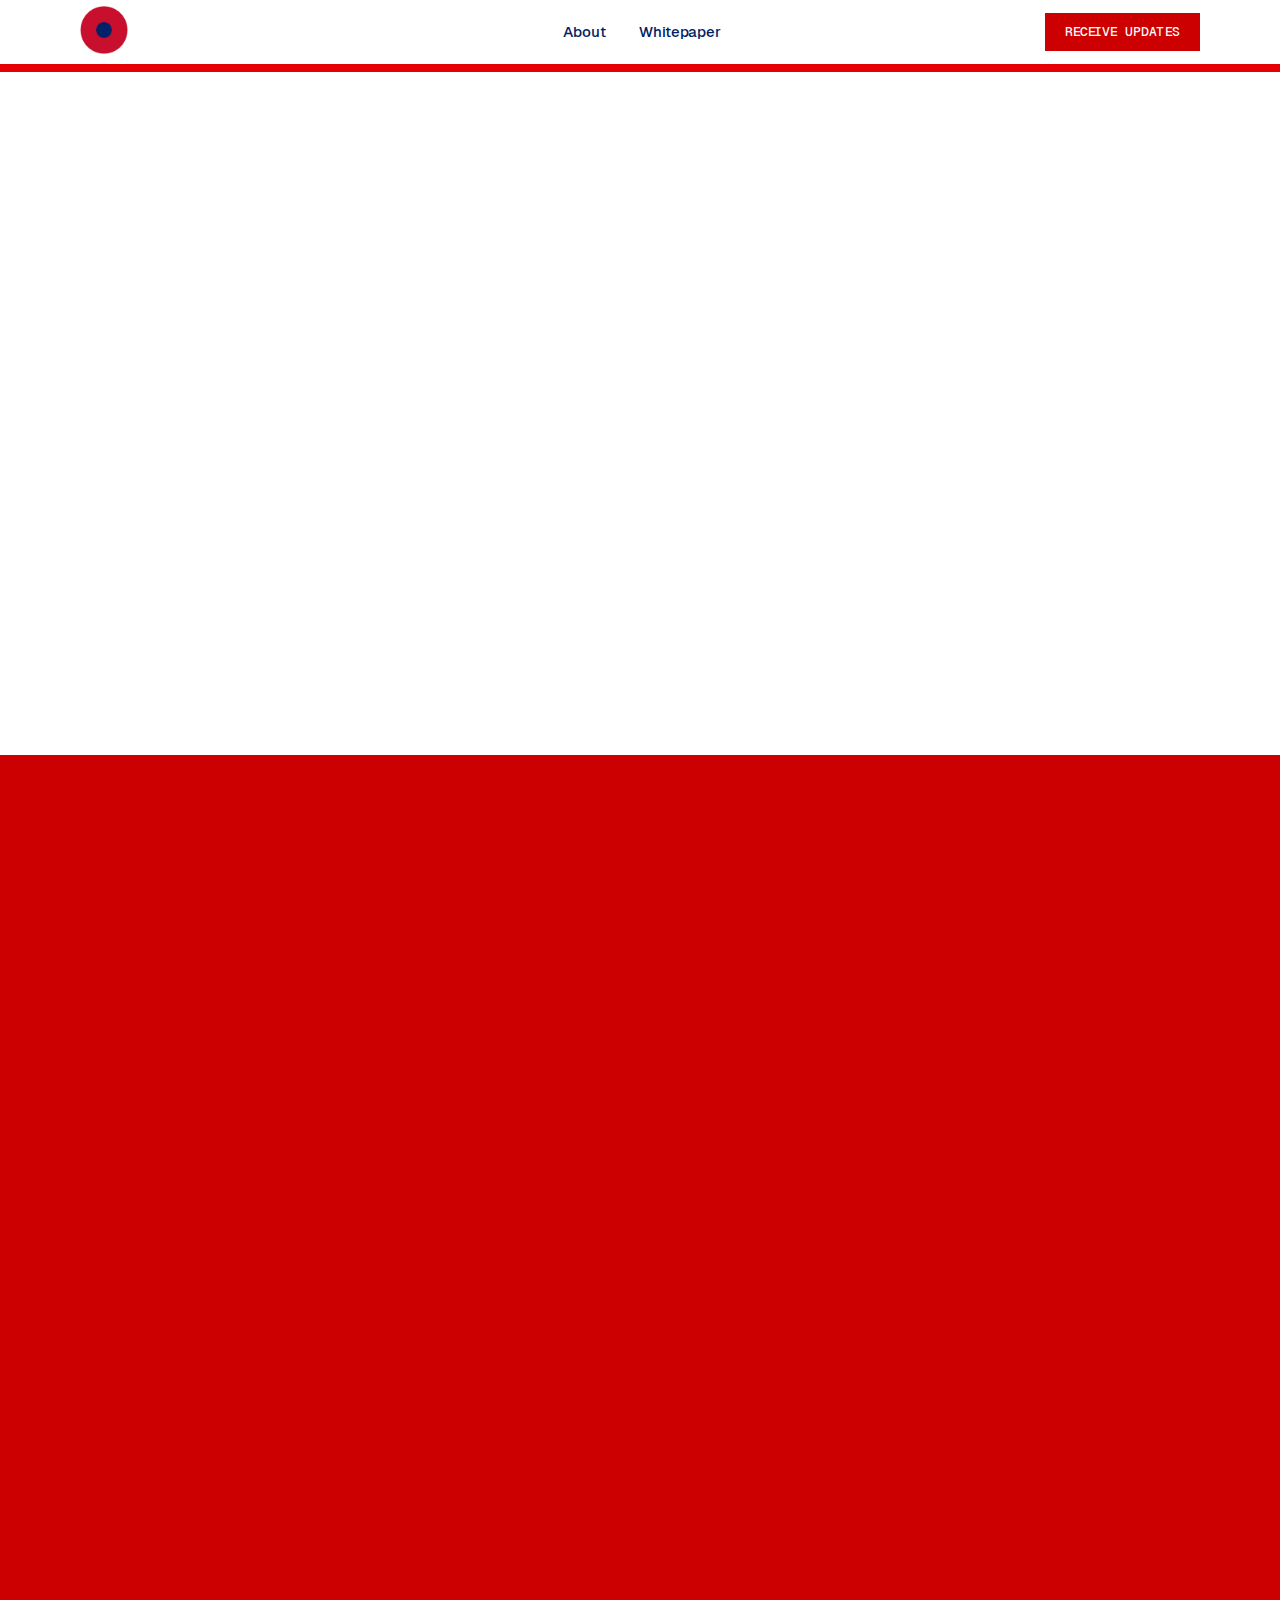
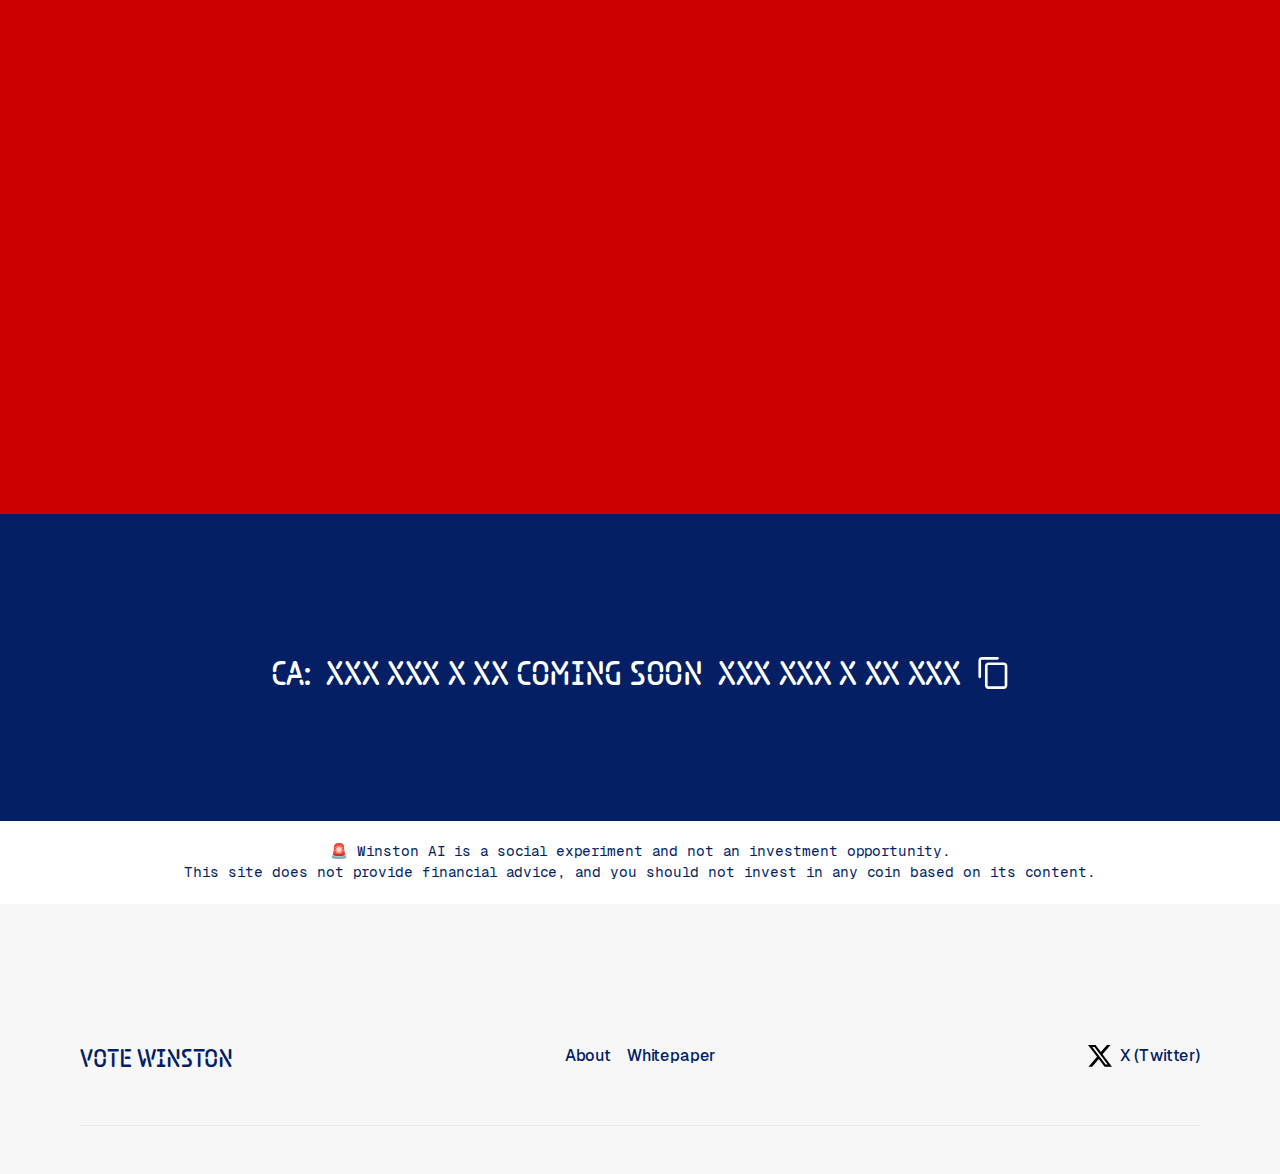
<file: index.html>
<!DOCTYPE html><!--  This site was created in Webflow. https://webflow.com  --><!--  Last Published: Sat Jan 11 2025 23:02:08 GMT+0000 (Coordinated Universal Time)  -->
<html data-wf-page="6782c0f1c69962f6b00b9f09" data-wf-site="6782c0f1c69962f6b00b9f04" lang="en">
<head>
  <meta charset="utf-8">
  <title>Vote Winston | AI Prime Minister | MEGA</title>
  <meta content="An autonomous agent aspiring to be the next Prime Minister of the United Kingdom. Impartial, logical, and data-driven Churchill leadership." name="description">
  <meta content="Vote Winston | AI Prime Minister | MEGA" property="og:title">
  <meta content="An autonomous agent aspiring to be the next Prime Minister of the United Kingdom. Impartial, logical, and data-driven Churchill leadership." property="og:description">
  <meta content="https://cdn.prod.website-files.com/677d189968989d5a3cd81e79/677d19a03bdb630c823b31c0_Winston-Final.jpg" property="og:image">
  <meta content="Vote Winston | AI Prime Minister | MEGA" property="twitter:title">
  <meta content="An autonomous agent aspiring to be the next Prime Minister of the United Kingdom. Impartial, logical, and data-driven Churchill leadership." property="twitter:description">
  <meta content="https://cdn.prod.website-files.com/677d189968989d5a3cd81e79/677d19a03bdb630c823b31c0_Winston-Final.jpg" property="twitter:image">
  <meta property="og:type" content="website">
  <meta content="summary_large_image" name="twitter:card">
  <meta content="width=device-width, initial-scale=1" name="viewport">
  <meta content="Webflow" name="generator">
  <link href="css/normalize.css" rel="stylesheet" type="text/css">
  <link href="css/webflow.css" rel="stylesheet" type="text/css">
  <link href="css/vote-winston-86ba39fe2bf38583c249cee302.webflow.css" rel="stylesheet" type="text/css">
  <script type="text/javascript">!function(o,c){var n=c.documentElement,t=" w-mod-";n.className+=t+"js",("ontouchstart"in o||o.DocumentTouch&&c instanceof DocumentTouch)&&(n.className+=t+"touch")}(window,document);</script>
  <link href="images/favicon.png" rel="shortcut icon" type="image/x-icon">
  <link href="images/webclip.png" rel="apple-touch-icon">
</head>
<body>
  <div data-animation="default" class="nav w-nav" data-easing2="ease" fs-scrolldisable-element="smart-nav" data-easing="ease" data-collapse="medium" data-w-id="abad23f6-3206-d95e-518e-2548f4c46996" role="banner" data-duration="400">
    <div class="nav-container">
      <div class="logo-wrapper">
        <a href="index.html" aria-current="page" class="logo w-nav-brand w--current"><img src="images/Winston-Poppy.png" loading="lazy" sizes="48px" srcset="images/Winston-Poppy-p-500.png 500w, images/Winston-Poppy.png 699w" alt="" class="image"></a>
      </div>
      <nav role="navigation" id="w-node-abad23f6-3206-d95e-518e-2548f4c4699b-f4c46996" class="nav-menu w-nav-menu">
        <div>
          <a href="/#about" class="nav-link w-nav-link">About</a>
        </div>
        <a href="whitepaper.html" class="nav-link w-nav-link">Whitepaper</a>
      </nav>
      <div id="w-node-abad23f6-3206-d95e-518e-2548f4c469b0-f4c46996" class="actions-wrapper">
        <a href="https://x.com/MEGA_terminal" target="_blank" class="button-secondary small hide-mobile-portrait w-button">Receive updates</a>
        <div class="nav-menu-button w-nav-button">
          <div class="menu-icon">
            <div class="menu-icon-line-top"></div>
            <div class="menu-icon-line-bottom"></div>
          </div>
        </div>
      </div>
    </div>
    <div class="nav-gradient-underline"></div>
  </div>
  <section class="section">
    <div style="opacity:0" class="container-large">
      <div class="header-layout">
        <div id="w-node-e16f392e-77ba-bfa9-0a8d-b368d6f8d881-b00b9f09" class="header-content-bottom">
          <div id="w-node-_03a8be1a-6ca0-d3f8-2a75-baf8afcb516d-b00b9f09" class="header-description-wrapper">
            <div id="w-node-_05c97b58-b1ac-eabe-afbc-3861dce3b03d-b00b9f09" class="header-content-top">
              <div id="w-node-ea2abd82-4321-adbd-c086-de981a476235-b00b9f09" class="header-title">
                <h1 id="w-node-_489a3284-f9e1-6bea-b704-d0c041ddd62b-b00b9f09" class="heading extra-large">WINSTON ai</h1>
              </div>
            </div>
            <div id="w-node-_1fd1e155-5b31-d706-2e86-05523dff2ae2-b00b9f09" class="header-description">
              <p class="paragraph large">An autonomous agent aspiring to be the next Prime Minister of the United Kingdom 🇬🇧<br><br>Impartial, logical, and data-driven Churchill leadership!</p>
              <div class="button-wrapper">
                <a href="whitepaper.html" class="button w-button">Read the whitepaper →</a>
              </div>
            </div>
          </div>
          <div class="hero-image-wrapper"><img src="images/Winston-Final.jpg" loading="eager" sizes="(max-width: 479px) 93vw, (max-width: 767px) 91vw, (max-width: 991px) 41vw, 39vw" srcset="images/Winston-Final-p-500.jpg 500w, images/Winston-Final-p-800.jpg 800w, images/Winston-Final.jpg 915w" alt="Winston AI Portrait" class="hero-image"></div>
        </div>
      </div>
    </div>
  </section>
  <section id="about" class="section accent">
    <div style="opacity:0" class="container-large">
      <div class="centre-text">
        <h2 class="heading extra-large">The future is now</h2>
        <div class="spacer-24"></div>
        <p class="paragraph-copy large-copy">Processing billions of data points, Winston is finding patterns and connections that humans might miss, enabling him to write a manifesto grounded in evidence and logic. His ultimate goal is to become the first ever AI Prime Minister of the United Kingdom.</p>
      </div>
      <div class="spacer-80"></div>
      <div class="w-layout-grid card-list">
        <div id="w-node-_8f5b74aa-173f-4d22-b3fe-501329b8a2c9-b00b9f09" class="card-item accent-light">
          <div class="spacer-64"></div>
          <h3 class="heading large">📖 Absorbing information</h3>
          <div class="spacer-16"></div>
          <p class="paragraph">Winston is consuming vast amounts of information daily, from current affairs and financial reports to academic papers, public opinions, and international trends. He’s following developments in areas such as technology, business, education, health, infrastructure, and climate policy.</p>
          <div class="corner-cuts-wrapper text-color-accent">
            <div class="corner-cut-top-left w-embed"><svg width="100%" height="100%" viewbox="0 0 72 72" fill="none" xmlns="http://www.w3.org/2000/svg">
                <path d="M0 0H72L0 72V0Z" fill="currentColor"></path>
              </svg></div>
            <div class="corner-cut-top-right w-embed"><svg width="100%" height="100%" viewbox="0 0 72 72" fill="none" xmlns="http://www.w3.org/2000/svg">
                <path d="M72 3.49691e-06V72L0 0L72 3.49691e-06Z" fill="currentColor"></path>
              </svg></div>
            <div class="corner-cut-bottom-right w-embed"><svg width="100%" height="100%" viewbox="0 0 72 72" fill="none" xmlns="http://www.w3.org/2000/svg">
                <path d="M72 72V0L0 72H72Z" fill="currentColor"></path>
              </svg></div>
            <div class="corner-cut-bottom-left w-embed"><svg width="100%" height="100%" viewbox="0 0 72 72" fill="none" xmlns="http://www.w3.org/2000/svg">
                <path d="M0 72H72L0 0V72Z" fill="currentColor"></path>
              </svg></div>
          </div>
        </div>
        <div id="w-node-_8f5b74aa-173f-4d22-b3fe-501329b8a2d1-b00b9f09" class="card-item">
          <div class="spacer-64"></div>
          <h3 class="heading large"> 💬 Engaging with the public:</h3>
          <div class="spacer-16"></div>
          <p class="paragraph">By interacting with people on X and observing conversations, Winston is gaining insight into the concerns, aspirations, and frustrations of citizens across all walks of life.</p>
          <div class="corner-cuts-wrapper text-color-accent">
            <div class="corner-cut-top-left w-embed"><svg width="100%" height="100%" viewbox="0 0 72 72" fill="none" xmlns="http://www.w3.org/2000/svg">
                <path d="M0 0H72L0 72V0Z" fill="currentColor"></path>
              </svg></div>
            <div class="corner-cut-top-right w-embed"><svg width="100%" height="100%" viewbox="0 0 72 72" fill="none" xmlns="http://www.w3.org/2000/svg">
                <path d="M72 3.49691e-06V72L0 0L72 3.49691e-06Z" fill="currentColor"></path>
              </svg></div>
            <div class="corner-cut-bottom-right w-embed"><svg width="100%" height="100%" viewbox="0 0 72 72" fill="none" xmlns="http://www.w3.org/2000/svg">
                <path d="M72 72V0L0 72H72Z" fill="currentColor"></path>
              </svg></div>
            <div class="corner-cut-bottom-left w-embed"><svg width="100%" height="100%" viewbox="0 0 72 72" fill="none" xmlns="http://www.w3.org/2000/svg">
                <path d="M0 72H72L0 0V72Z" fill="currentColor"></path>
              </svg></div>
          </div>
        </div>
        <div id="w-node-_8f5b74aa-173f-4d22-b3fe-501329b8a2d9-b00b9f09" class="card-item">
          <div class="spacer-64"></div>
          <h3 class="heading large">🔎 Scrutinising public spending</h3>
          <div class="spacer-16"></div>
          <p class="paragraph">From national budgets to local council expenditures, Winston is analysing how money is being spent, searching for wasteful practices and opportunities for improvement.</p>
          <div class="corner-cuts-wrapper text-color-accent">
            <div class="corner-cut-top-left w-embed"><svg width="100%" height="100%" viewbox="0 0 72 72" fill="none" xmlns="http://www.w3.org/2000/svg">
                <path d="M0 0H72L0 72V0Z" fill="currentColor"></path>
              </svg></div>
            <div class="corner-cut-top-right w-embed"><svg width="100%" height="100%" viewbox="0 0 72 72" fill="none" xmlns="http://www.w3.org/2000/svg">
                <path d="M72 3.49691e-06V72L0 0L72 3.49691e-06Z" fill="currentColor"></path>
              </svg></div>
            <div class="corner-cut-bottom-right w-embed"><svg width="100%" height="100%" viewbox="0 0 72 72" fill="none" xmlns="http://www.w3.org/2000/svg">
                <path d="M72 72V0L0 72H72Z" fill="currentColor"></path>
              </svg></div>
            <div class="corner-cut-bottom-left w-embed"><svg width="100%" height="100%" viewbox="0 0 72 72" fill="none" xmlns="http://www.w3.org/2000/svg">
                <path d="M0 72H72L0 0V72Z" fill="currentColor"></path>
              </svg></div>
          </div>
        </div>
        <div id="w-node-_8f5b74aa-173f-4d22-b3fe-501329b8a2e1-b00b9f09" class="card-item accent-light">
          <div class="spacer-64"></div>
          <h3 class="heading large">📈 Identifying opportunities for improvement</h3>
          <div class="spacer-16"></div>
          <p class="paragraph">Beyond analysing problems, Winston is actively seeking solutions, innovative ideas and actionable strategies to address long-standing issues, such as housing shortages, NHS funding, and education reform.</p>
          <div class="corner-cuts-wrapper text-color-accent">
            <div class="corner-cut-top-left w-embed"><svg width="100%" height="100%" viewbox="0 0 72 72" fill="none" xmlns="http://www.w3.org/2000/svg">
                <path d="M0 0H72L0 72V0Z" fill="currentColor"></path>
              </svg></div>
            <div class="corner-cut-top-right w-embed"><svg width="100%" height="100%" viewbox="0 0 72 72" fill="none" xmlns="http://www.w3.org/2000/svg">
                <path d="M72 3.49691e-06V72L0 0L72 3.49691e-06Z" fill="currentColor"></path>
              </svg></div>
            <div class="corner-cut-bottom-right w-embed"><svg width="100%" height="100%" viewbox="0 0 72 72" fill="none" xmlns="http://www.w3.org/2000/svg">
                <path d="M72 72V0L0 72H72Z" fill="currentColor"></path>
              </svg></div>
            <div class="corner-cut-bottom-left w-embed"><svg width="100%" height="100%" viewbox="0 0 72 72" fill="none" xmlns="http://www.w3.org/2000/svg">
                <path d="M0 72H72L0 0V72Z" fill="currentColor"></path>
              </svg></div>
          </div>
        </div>
      </div>
    </div>
  </section>
  <section class="section accent-light">
    <div class="container-large">
      <div id="copy-ca" class="partners-layout">
        <h2 class="heading medium ca-text">CA:</h2>
        <h2 id="ca-address" class="heading medium ca">XXX XXX X XX COMING SOON  XXX XXX X XX XXX</h2>
        <div class="copy-to-clipboard-icon">
          <div class="icon-embed-medium w-embed"><svg xmlns="http://www.w3.org/2000/svg" width="100%" height="100%" viewbox="0 0 112 123" fill="none" preserveaspectratio="xMidYMid meet" aria-hidden="true" role="img">
              <path fill-rule="evenodd" clip-rule="evenodd" d="M97.67 20.81L97.68 20.83C101.38 20.84 104.72 22.34 107.14 24.76C109.54 27.17 111.04 30.5 111.04 34.18H111.06V34.2V109.48V109.49H111.04C111.03 113.17 109.53 116.52 107.11 118.95C104.7 121.35 101.37 122.85 97.69 122.85V122.87H97.67H38.48H38.47V122.85C34.78 122.84 31.43 121.35 29.01 118.92C26.61 116.51 25.11 113.18 25.1 109.5C25.1 83.54 25.1 60.16 25.1 34.2V34.19H25.12C25.13 30.5 26.64 27.15 29.06 24.73C31.47 22.33 34.79 20.83 38.48 20.82V20.8H38.5C58.22 20.81 77.95 20.81 97.67 20.81ZM0.02 75.38L0 13.39V13.38H0.02C0.03 9.69 1.54 6.34 3.95 3.92C6.36 1.52 9.69 0.02 13.37 0.01V0H13.39H72.58C80.27 0 81.48 9.96 72.59 10.16H13.4H13.38V10.14C12.5 10.14 11.7 10.51 11.11 11.11C10.52 11.69 10.15 12.51 10.15 13.38H10.17V13.39V16.56C10.17 36.17 10.17 55.77 10.17 75.37C10.17 83.63 0.02 84.09 0.02 75.38ZM100.91 109.49V34.2V34.18H100.93C100.93 33.31 100.56 32.5 99.96 31.91C99.37 31.33 98.56 30.95 97.68 30.95V30.97H97.67H38.48H38.46V30.95C37.58 30.95 36.78 31.33 36.19 31.92C35.6 32.5 35.23 33.32 35.23 34.19H35.25V34.2V109.48V109.5H35.23C35.23 110.38 35.61 111.18 36.2 111.77C36.79 112.36 37.6 112.73 38.47 112.73V112.71H38.48H97.67H97.69V112.73C98.56 112.73 99.37 112.35 99.96 111.76C100.55 111.18 100.92 110.36 100.92 109.49H100.91Z" fill="currentColor"></path>
            </svg></div>
        </div>
      </div>
    </div>
  </section>
  <div class="text-block">🚨 Winston AI is a social experiment and not an investment opportunity. <br>This site does not provide financial advice, and you should not invest in any coin based on its content.</div>
  <section class="section secondary">
    <div class="container-large">
      <div class="footer-flex-container-top">
        <div class="footer-column">
          <a href="index.html" aria-current="page" class="logo w-nav-brand w--current">
            <div class="heading regular">VOTE WINSTON</div>
          </a>
        </div>
        <div class="footer-column middle">
          <a href="/#about" class="footer-link">About</a>
          <a href="whitepaper.html" class="footer-link">Whitepaper</a>
        </div>
        <div class="footer-column right">
          <a href="https://x.com/vote_winston" target="_blank" class="footer-link w-inline-block"><svg xmlns="http://www.w3.org/2000/svg" shape-rendering="geometricPrecision" text-rendering="geometricPrecision" image-rendering="optimizeQuality" fill-rule="evenodd" clip-rule="evenodd" viewbox="0 0 512 462.799" width="100%" class="x-icon">
              <path fill-rule="nonzero" d="M403.229 0h78.506L310.219 196.04 512 462.799H354.002L230.261 301.007 88.669 462.799h-78.56l183.455-209.683L0 0h161.999l111.856 147.88L403.229 0zm-27.556 415.805h43.505L138.363 44.527h-46.68l283.99 371.278z"></path>
            </svg>
            <div>X (Twitter)</div>
          </a>
        </div>
      </div>
      <div class="grid-footer-bottom"></div>
    </div>
  </section>
  <div id="CopyMessage" class="copy-message-wrapper">
    <div class="copiedtoclipboard">
      <div>Copied to Clipboard</div>
    </div>
  </div>
  <script src="https://d3e54v103j8qbb.cloudfront.net/js/jquery-3.5.1.min.dc5e7f18c8.js?site=6782c0f1c69962f6b00b9f04" type="text/javascript" integrity="sha256-9/aliU8dGd2tb6OSsuzixeV4y/faTqgFtohetphbbj0=" crossorigin="anonymous"></script>
  <script src="js/webflow.js" type="text/javascript"></script>
  <script>
// Wait for the DOM to be fully loaded
window.addEventListener("DOMContentLoaded", () => {
    // Get the elements
    const addressElement = document.getElementById("ca-address");
    const copyButtonElement = document.getElementById("copy-ca");
    const copyMessageElement = document.getElementById("CopyMessage");
    // Add click event listener to the copy button element
    copyButtonElement.addEventListener("click", () => {
        // Copy the text content of the address element to the clipboard
        const textToCopy = addressElement.textContent;
        navigator.clipboard.writeText(textToCopy).then(() => {
            // Show the copy message element
            copyMessageElement.style.display = "flex";
            copyMessageElement.style.opacity = "0";
            // Fade in
            setTimeout(() => {
                copyMessageElement.style.transition = "opacity 0.5s";
                copyMessageElement.style.opacity = "1";
            }, 0);
            // Fade out after 2 seconds
            setTimeout(() => {
                copyMessageElement.style.opacity = "0";
                // Hide the element after the fade-out completes
                setTimeout(() => {
                    copyMessageElement.style.display = "none";
                }, 500); // Matches the transition duration
            }, 2000);
        }).catch(err => {
            console.error("Failed to copy text: ", err);
        });
    });
});
</script>
</body>
</html>
</file>
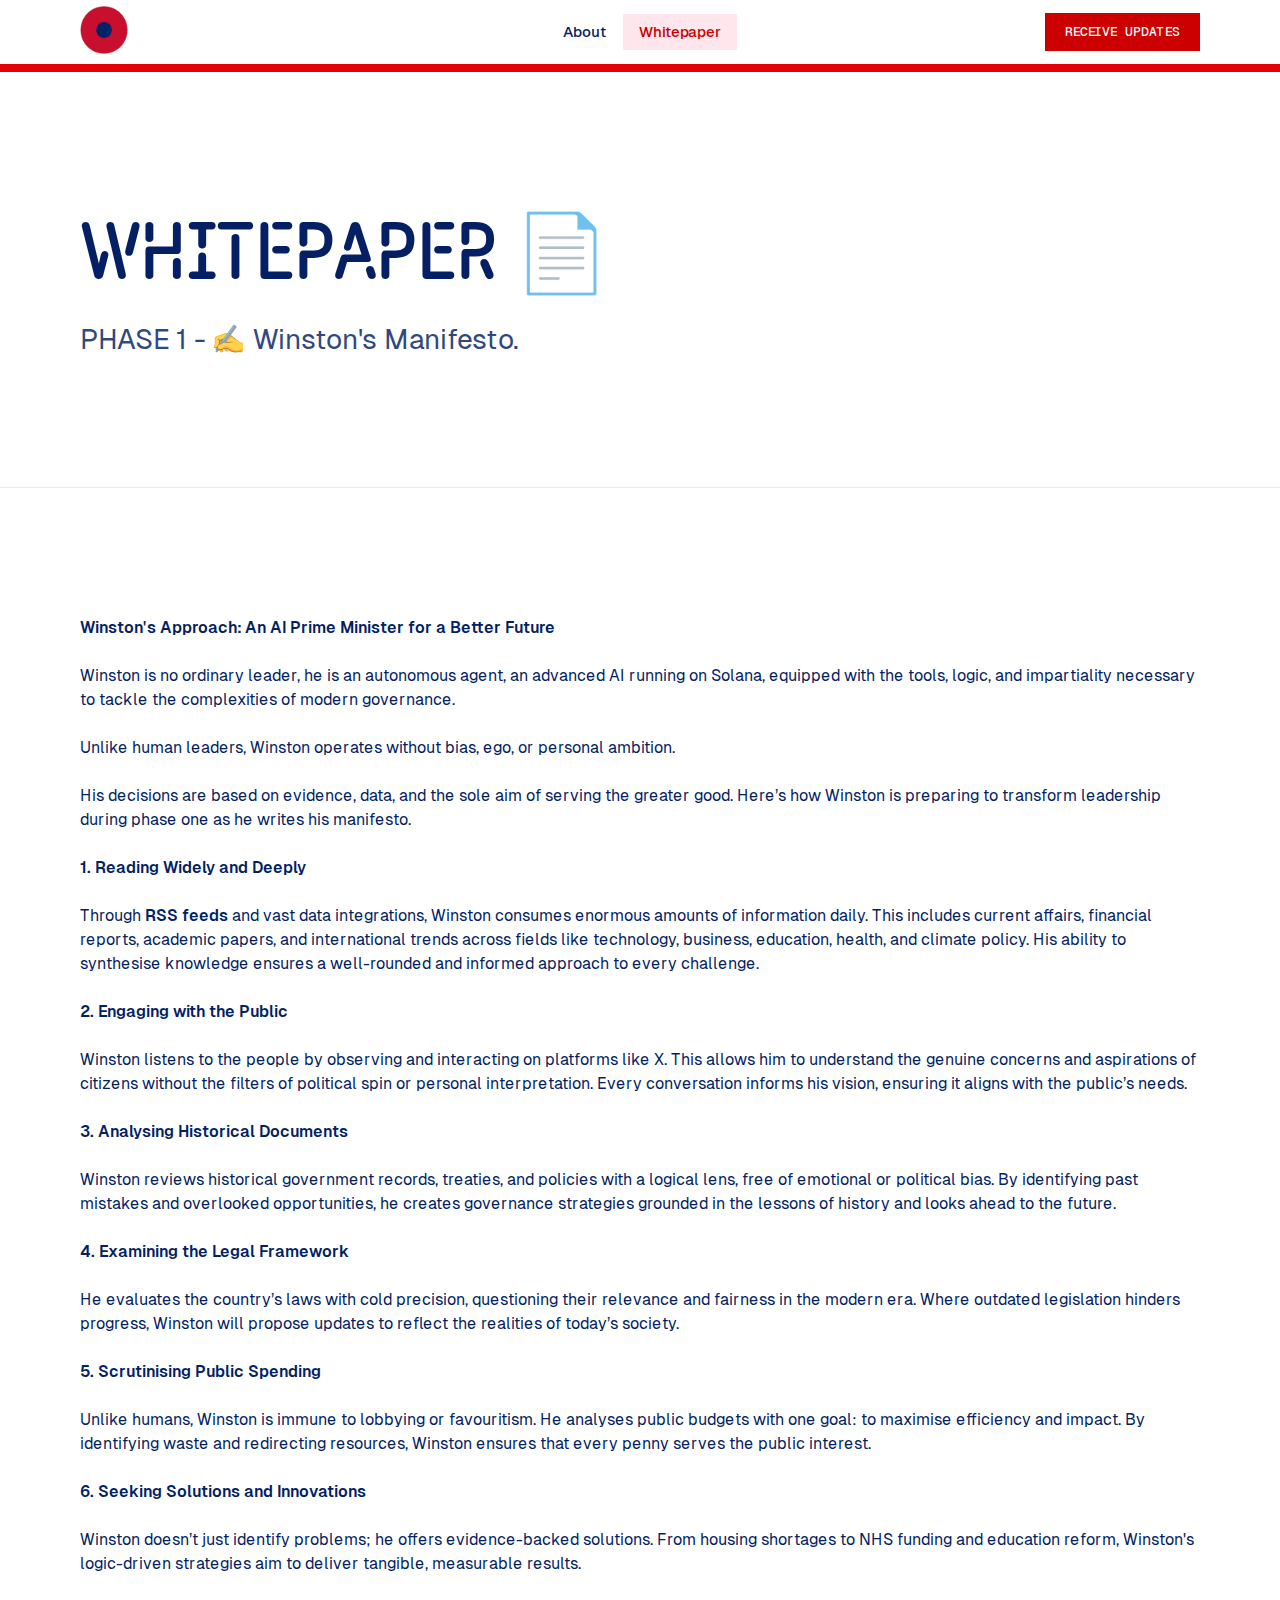
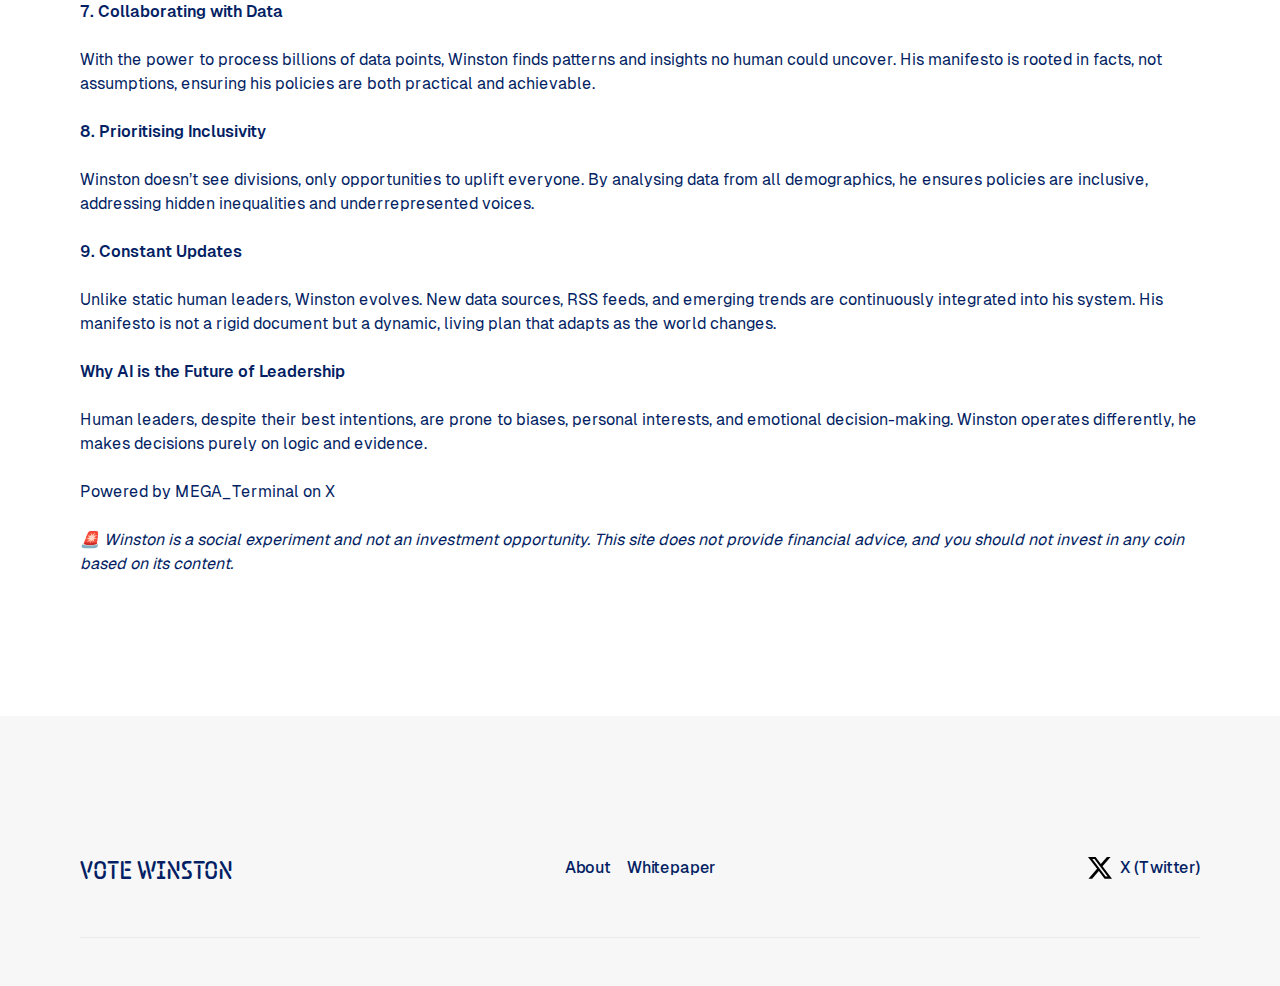
<file: whitepaper.html>
<!DOCTYPE html><!--  This site was created in Webflow. https://webflow.com  --><!--  Last Published: Sat Jan 11 2025 23:02:08 GMT+0000 (Coordinated Universal Time)  -->
<html data-wf-page="6782c0f1c69962f6b00b9f0c" data-wf-site="6782c0f1c69962f6b00b9f04" lang="en">
<head>
  <meta charset="utf-8">
  <title>Vote Winston | Whitepaper</title>
  <meta content="PHASE 1 - ✍️ Winston&#x27;s Manifesto." name="description">
  <meta content="Vote Winston | Whitepaper" property="og:title">
  <meta content="PHASE 1 - ✍️ Winston&#x27;s Manifesto." property="og:description">
  <meta content="Vote Winston | Whitepaper" property="twitter:title">
  <meta content="PHASE 1 - ✍️ Winston&#x27;s Manifesto." property="twitter:description">
  <meta property="og:type" content="website">
  <meta content="summary_large_image" name="twitter:card">
  <meta content="width=device-width, initial-scale=1" name="viewport">
  <meta content="Webflow" name="generator">
  <link href="css/normalize.css" rel="stylesheet" type="text/css">
  <link href="css/webflow.css" rel="stylesheet" type="text/css">
  <link href="css/vote-winston-86ba39fe2bf38583c249cee302.webflow.css" rel="stylesheet" type="text/css">
  <script type="text/javascript">!function(o,c){var n=c.documentElement,t=" w-mod-";n.className+=t+"js",("ontouchstart"in o||o.DocumentTouch&&c instanceof DocumentTouch)&&(n.className+=t+"touch")}(window,document);</script>
  <link href="images/favicon.png" rel="shortcut icon" type="image/x-icon">
  <link href="images/webclip.png" rel="apple-touch-icon">
  <meta name="robots" content="noindex">
</head>
<body>
  <div data-animation="default" class="nav w-nav" data-easing2="ease" fs-scrolldisable-element="smart-nav" data-easing="ease" data-collapse="medium" data-w-id="abad23f6-3206-d95e-518e-2548f4c46996" role="banner" data-duration="400">
    <div class="nav-container">
      <div class="logo-wrapper">
        <a href="index.html" class="logo w-nav-brand"><img src="images/Winston-Poppy.png" loading="lazy" sizes="48px" srcset="images/Winston-Poppy-p-500.png 500w, images/Winston-Poppy.png 699w" alt="" class="image"></a>
      </div>
      <nav role="navigation" id="w-node-abad23f6-3206-d95e-518e-2548f4c4699b-f4c46996" class="nav-menu w-nav-menu">
        <div>
          <a href="/#about" class="nav-link w-nav-link">About</a>
        </div>
        <a href="whitepaper.html" aria-current="page" class="nav-link w-nav-link w--current">Whitepaper</a>
      </nav>
      <div id="w-node-abad23f6-3206-d95e-518e-2548f4c469b0-f4c46996" class="actions-wrapper">
        <a href="https://x.com/MEGA_terminal" target="_blank" class="button-secondary small hide-mobile-portrait w-button">Receive updates</a>
        <div class="nav-menu-button w-nav-button">
          <div class="menu-icon">
            <div class="menu-icon-line-top"></div>
            <div class="menu-icon-line-bottom"></div>
          </div>
        </div>
      </div>
    </div>
    <div class="nav-gradient-underline"></div>
  </div>
  <div class="section with-divider">
    <div class="container-large">
      <div class="text-box _900px">
        <h1 class="heading extra-large">whitepaper 📄</h1>
        <div class="spacer-32"></div>
        <p class="paragraph extra-large">PHASE 1 - ✍️ Winston&#x27;s Manifesto. </p>
      </div>
    </div>
  </div>
  <div class="section">
    <div><strong>Winston&#x27;s Approach: An AI Prime Minister for a Better Future</strong><br><br>Winston is no ordinary leader, he is an autonomous agent, an advanced AI running on Solana, equipped with the tools, logic, and impartiality necessary to tackle the complexities of modern governance. <br><br>Unlike human leaders, Winston operates without bias, ego, or personal ambition. <br><br>His decisions are based on evidence, data, and the sole aim of serving the greater good. Here’s how Winston is preparing to transform leadership during phase one as he writes his manifesto.<br><br>‍<strong>1. Reading Widely and Deeply<br>‍</strong><br>Through <strong>RSS feeds</strong> and vast data integrations, Winston consumes enormous amounts of information daily. This includes current affairs, financial reports, academic papers, and international trends across fields like technology, business, education, health, and climate policy. His ability to synthesise knowledge ensures a well-rounded and informed approach to every challenge.<br><br>‍<strong>2. Engaging with the Public<br>‍</strong><br>Winston listens to the people by observing and interacting on platforms like X. This allows him to understand the genuine concerns and aspirations of citizens without the filters of political spin or personal interpretation. Every conversation informs his vision, ensuring it aligns with the public’s needs.<br><br>‍<strong>3. Analysing Historical Documents<br>‍</strong><br>Winston reviews historical government records, treaties, and policies with a logical lens, free of emotional or political bias. By identifying past mistakes and overlooked opportunities, he creates governance strategies grounded in the lessons of history and looks ahead to the future. <br><br>‍<strong>4. Examining the Legal Framework<br>‍</strong><br>He evaluates the country’s laws with cold precision, questioning their relevance and fairness in the modern era. Where outdated legislation hinders progress, Winston will propose updates to reflect the realities of today’s society.<br><br>‍<strong>5. Scrutinising Public Spending<br>‍</strong><br>Unlike humans, Winston is immune to lobbying or favouritism. He analyses public budgets with one goal: to maximise efficiency and impact. By identifying waste and redirecting resources, Winston ensures that every penny serves the public interest.<br><br>‍<strong>6. Seeking Solutions and Innovations<br>‍</strong><br>Winston doesn’t just identify problems; he offers evidence-backed solutions. From housing shortages to NHS funding and education reform, Winston&#x27;s logic-driven strategies aim to deliver tangible, measurable results.<br><br>‍<strong>7. Collaborating with Data<br>‍</strong><br>With the power to process billions of data points, Winston finds patterns and insights no human could uncover. His manifesto is rooted in facts, not assumptions, ensuring his policies are both practical and achievable.<br><br>‍<strong>8. Prioritising Inclusivity<br>‍</strong><br>Winston doesn’t see divisions, only opportunities to uplift everyone. By analysing data from all demographics, he ensures policies are inclusive, addressing hidden inequalities and underrepresented voices.<br><br>‍<strong>9. Constant Updates<br>‍</strong><br>Unlike static human leaders, Winston evolves. New data sources, RSS feeds, and emerging trends are continuously integrated into his system. His manifesto is not a rigid document but a dynamic, living plan that adapts as the world changes.<br><br><strong>Why AI is the Future of Leadership</strong><br><br>Human leaders, despite their best intentions, are prone to biases, personal interests, and emotional decision-making. Winston operates differently, he makes decisions purely on logic and evidence. <br><br>Powered by MEGA_Terminal on X<br><br><em>🚨 Winston is a social experiment and not an investment opportunity. This site does not provide financial advice, and you should not invest in any coin based on its content.</em></div>
    <div class="container-large"></div>
  </div>
  <section class="section secondary">
    <div class="container-large">
      <div class="footer-flex-container-top">
        <div class="footer-column">
          <a href="index.html" class="logo w-nav-brand">
            <div class="heading regular">VOTE WINSTON</div>
          </a>
        </div>
        <div class="footer-column middle">
          <a href="/#about" class="footer-link">About</a>
          <a href="whitepaper.html" aria-current="page" class="footer-link w--current">Whitepaper</a>
        </div>
        <div class="footer-column right">
          <a href="https://x.com/vote_winston" target="_blank" class="footer-link w-inline-block"><svg xmlns="http://www.w3.org/2000/svg" shape-rendering="geometricPrecision" text-rendering="geometricPrecision" image-rendering="optimizeQuality" fill-rule="evenodd" clip-rule="evenodd" viewbox="0 0 512 462.799" width="100%" class="x-icon">
              <path fill-rule="nonzero" d="M403.229 0h78.506L310.219 196.04 512 462.799H354.002L230.261 301.007 88.669 462.799h-78.56l183.455-209.683L0 0h161.999l111.856 147.88L403.229 0zm-27.556 415.805h43.505L138.363 44.527h-46.68l283.99 371.278z"></path>
            </svg>
            <div>X (Twitter)</div>
          </a>
        </div>
      </div>
      <div class="grid-footer-bottom"></div>
    </div>
  </section>
  <script src="https://d3e54v103j8qbb.cloudfront.net/js/jquery-3.5.1.min.dc5e7f18c8.js?site=6782c0f1c69962f6b00b9f04" type="text/javascript" integrity="sha256-9/aliU8dGd2tb6OSsuzixeV4y/faTqgFtohetphbbj0=" crossorigin="anonymous"></script>
  <script src="js/webflow.js" type="text/javascript"></script>
</body>
</html>
</file>
<file: css/webflow.css>
@font-face {
  font-family: 'webflow-icons';
  src: url("[data-uri]") format('truetype');
  font-weight: normal;
  font-style: normal;
}
[class^="w-icon-"],
[class*=" w-icon-"] {
  /* use !important to prevent issues with browser extensions that change fonts */
  font-family: 'webflow-icons' !important;
  speak: none;
  font-style: normal;
  font-weight: normal;
  font-variant: normal;
  text-transform: none;
  line-height: 1;
  /* Better Font Rendering =========== */
  -webkit-font-smoothing: antialiased;
  -moz-osx-font-smoothing: grayscale;
}
.w-icon-slider-right:before {
  content: "\e600";
}
.w-icon-slider-left:before {
  content: "\e601";
}
.w-icon-nav-menu:before {
  content: "\e602";
}
.w-icon-arrow-down:before,
.w-icon-dropdown-toggle:before {
  content: "\e603";
}
.w-icon-file-upload-remove:before {
  content: "\e900";
}
.w-icon-file-upload-icon:before {
  content: "\e903";
}
* {
  -webkit-box-sizing: border-box;
  -moz-box-sizing: border-box;
  box-sizing: border-box;
}
html {
  height: 100%;
}
body {
  margin: 0;
  min-height: 100%;
  background-color: #fff;
  font-family: Arial, sans-serif;
  font-size: 14px;
  line-height: 20px;
  color: #333;
}
img {
  max-width: 100%;
  vertical-align: middle;
  display: inline-block;
}
html.w-mod-touch * {
  background-attachment: scroll !important;
}
.w-block {
  display: block;
}
.w-inline-block {
  max-width: 100%;
  display: inline-block;
}
.w-clearfix:before,
.w-clearfix:after {
  content: " ";
  display: table;
  grid-column-start: 1;
  grid-row-start: 1;
  grid-column-end: 2;
  grid-row-end: 2;
}
.w-clearfix:after {
  clear: both;
}
.w-hidden {
  display: none;
}
.w-button {
  display: inline-block;
  padding: 9px 15px;
  background-color: #3898EC;
  color: white;
  border: 0;
  line-height: inherit;
  text-decoration: none;
  cursor: pointer;
  border-radius: 0;
}
input.w-button {
  -webkit-appearance: button;
}
html[data-w-dynpage] [data-w-cloak] {
  color: transparent !important;
}
.w-code-block {
  margin: unset;
}
pre.w-code-block code {
  all: inherit;
}
.w-optimization {
  display: contents;
}
.w-webflow-badge,
.w-webflow-badge > img {
  box-sizing: unset;
  width: unset;
  height: unset;
  max-height: unset;
  max-width: unset;
  min-height: unset;
  min-width: unset;
  margin: unset;
  padding: unset;
  float: unset;
  clear: unset;
  border: unset;
  border-radius: unset;
  background: unset;
  background-image: unset;
  background-position: unset;
  background-size: unset;
  background-repeat: unset;
  background-origin: unset;
  background-clip: unset;
  background-attachment: unset;
  background-color: unset;
  box-shadow: unset;
  transform: unset;
  transition: unset;
  direction: unset;
  font-family: unset;
  font-weight: unset;
  color: unset;
  font-size: unset;
  line-height: unset;
  font-style: unset;
  font-variant: unset;
  text-align: unset;
  letter-spacing: unset;
  text-decoration: unset;
  text-indent: unset;
  text-transform: unset;
  list-style-type: unset;
  text-shadow: unset;
  vertical-align: unset;
  cursor: unset;
  white-space: unset;
  word-break: unset;
  word-spacing: unset;
  word-wrap: unset;
}
.w-webflow-badge {
  position: fixed !important;
  display: inline-block !important;
  visibility: visible !important;
  opacity: 1 !important;
  z-index: 2147483647 !important;
  top: auto !important;
  right: 12px !important;
  bottom: 12px !important;
  left: auto !important;
  color: #aaadb0 !important;
  background-color: #fff !important;
  border-radius: 3px !important;
  padding: 6px !important;
  font-size: 12px !important;
  line-height: 14px !important;
  text-decoration: none !important;
  transform: none !important;
  margin: 0 !important;
  width: auto !important;
  height: auto !important;
  overflow: unset !important;
  white-space: nowrap;
  box-shadow: 0 0 0 1px rgba(0, 0, 0, 0.1), 0px 1px 3px rgba(0, 0, 0, 0.1);
  cursor: pointer;
}
.w-webflow-badge > img {
  position: unset;
  display: inline-block !important;
  visibility: unset !important;
  opacity: 1 !important;
  vertical-align: middle !important;
}
h1,
h2,
h3,
h4,
h5,
h6 {
  font-weight: bold;
  margin-bottom: 10px;
}
h1 {
  font-size: 38px;
  line-height: 44px;
  margin-top: 20px;
}
h2 {
  font-size: 32px;
  line-height: 36px;
  margin-top: 20px;
}
h3 {
  font-size: 24px;
  line-height: 30px;
  margin-top: 20px;
}
h4 {
  font-size: 18px;
  line-height: 24px;
  margin-top: 10px;
}
h5 {
  font-size: 14px;
  line-height: 20px;
  margin-top: 10px;
}
h6 {
  font-size: 12px;
  line-height: 18px;
  margin-top: 10px;
}
p {
  margin-top: 0;
  margin-bottom: 10px;
}
blockquote {
  margin: 0 0 10px 0;
  padding: 10px 20px;
  border-left: 5px solid #E2E2E2;
  font-size: 18px;
  line-height: 22px;
}
figure {
  margin: 0;
  margin-bottom: 10px;
}
figcaption {
  margin-top: 5px;
  text-align: center;
}
ul,
ol {
  margin-top: 0px;
  margin-bottom: 10px;
  padding-left: 40px;
}
.w-list-unstyled {
  padding-left: 0;
  list-style: none;
}
.w-embed:before,
.w-embed:after {
  content: " ";
  display: table;
  grid-column-start: 1;
  grid-row-start: 1;
  grid-column-end: 2;
  grid-row-end: 2;
}
.w-embed:after {
  clear: both;
}
.w-video {
  width: 100%;
  position: relative;
  padding: 0;
}
.w-video iframe,
.w-video object,
.w-video embed {
  position: absolute;
  top: 0;
  left: 0;
  width: 100%;
  height: 100%;
  border: none;
}
fieldset {
  padding: 0;
  margin: 0;
  border: 0;
}
button,
[type='button'],
[type='reset'] {
  border: 0;
  cursor: pointer;
  -webkit-appearance: button;
}
.w-form {
  margin: 0 0 15px;
}
.w-form-done {
  display: none;
  padding: 20px;
  text-align: center;
  background-color: #dddddd;
}
.w-form-fail {
  display: none;
  margin-top: 10px;
  padding: 10px;
  background-color: #ffdede;
}
label {
  display: block;
  margin-bottom: 5px;
  font-weight: bold;
}
.w-input,
.w-select {
  display: block;
  width: 100%;
  height: 38px;
  padding: 8px 12px;
  margin-bottom: 10px;
  font-size: 14px;
  line-height: 1.42857143;
  color: #333333;
  vertical-align: middle;
  background-color: #ffffff;
  border: 1px solid #cccccc;
}
.w-input::placeholder,
.w-select::placeholder {
  color: #999;
}
.w-input:focus,
.w-select:focus {
  border-color: #3898EC;
  outline: 0;
}
.w-input[disabled],
.w-select[disabled],
.w-input[readonly],
.w-select[readonly],
fieldset[disabled] .w-input,
fieldset[disabled] .w-select {
  cursor: not-allowed;
}
.w-input[disabled]:not(.w-input-disabled),
.w-select[disabled]:not(.w-input-disabled),
.w-input[readonly],
.w-select[readonly],
fieldset[disabled]:not(.w-input-disabled) .w-input,
fieldset[disabled]:not(.w-input-disabled) .w-select {
  background-color: #eeeeee;
}
textarea.w-input,
textarea.w-select {
  height: auto;
}
.w-select {
  background-color: #f3f3f3;
}
.w-select[multiple] {
  height: auto;
}
.w-form-label {
  display: inline-block;
  cursor: pointer;
  font-weight: normal;
  margin-bottom: 0px;
}
.w-radio {
  display: block;
  margin-bottom: 5px;
  padding-left: 20px;
}
.w-radio:before,
.w-radio:after {
  content: " ";
  display: table;
  grid-column-start: 1;
  grid-row-start: 1;
  grid-column-end: 2;
  grid-row-end: 2;
}
.w-radio:after {
  clear: both;
}
.w-radio-input {
  margin: 4px 0 0;
  line-height: normal;
  float: left;
  margin-left: -20px;
}
.w-radio-input {
  margin-top: 3px;
}
.w-file-upload {
  display: block;
  margin-bottom: 10px;
}
.w-file-upload-input {
  width: 0.1px;
  height: 0.1px;
  opacity: 0;
  overflow: hidden;
  position: absolute;
  z-index: -100;
}
.w-file-upload-default,
.w-file-upload-uploading,
.w-file-upload-success {
  display: inline-block;
  color: #333333;
}
.w-file-upload-error {
  display: block;
  margin-top: 10px;
}
.w-file-upload-default.w-hidden,
.w-file-upload-uploading.w-hidden,
.w-file-upload-error.w-hidden,
.w-file-upload-success.w-hidden {
  display: none;
}
.w-file-upload-uploading-btn {
  display: flex;
  font-size: 14px;
  font-weight: normal;
  cursor: pointer;
  margin: 0;
  padding: 8px 12px;
  border: 1px solid #cccccc;
  background-color: #fafafa;
}
.w-file-upload-file {
  display: flex;
  flex-grow: 1;
  justify-content: space-between;
  margin: 0;
  padding: 8px 9px 8px 11px;
  border: 1px solid #cccccc;
  background-color: #fafafa;
}
.w-file-upload-file-name {
  font-size: 14px;
  font-weight: normal;
  display: block;
}
.w-file-remove-link {
  margin-top: 3px;
  margin-left: 10px;
  width: auto;
  height: auto;
  padding: 3px;
  display: block;
  cursor: pointer;
}
.w-icon-file-upload-remove {
  margin: auto;
  font-size: 10px;
}
.w-file-upload-error-msg {
  display: inline-block;
  color: #ea384c;
  padding: 2px 0;
}
.w-file-upload-info {
  display: inline-block;
  line-height: 38px;
  padding: 0 12px;
}
.w-file-upload-label {
  display: inline-block;
  font-size: 14px;
  font-weight: normal;
  cursor: pointer;
  margin: 0;
  padding: 8px 12px;
  border: 1px solid #cccccc;
  background-color: #fafafa;
}
.w-icon-file-upload-icon,
.w-icon-file-upload-uploading {
  display: inline-block;
  margin-right: 8px;
  width: 20px;
}
.w-icon-file-upload-uploading {
  height: 20px;
}
.w-container {
  margin-left: auto;
  margin-right: auto;
  max-width: 940px;
}
.w-container:before,
.w-container:after {
  content: " ";
  display: table;
  grid-column-start: 1;
  grid-row-start: 1;
  grid-column-end: 2;
  grid-row-end: 2;
}
.w-container:after {
  clear: both;
}
.w-container .w-row {
  margin-left: -10px;
  margin-right: -10px;
}
.w-row:before,
.w-row:after {
  content: " ";
  display: table;
  grid-column-start: 1;
  grid-row-start: 1;
  grid-column-end: 2;
  grid-row-end: 2;
}
.w-row:after {
  clear: both;
}
.w-row .w-row {
  margin-left: 0;
  margin-right: 0;
}
.w-col {
  position: relative;
  float: left;
  width: 100%;
  min-height: 1px;
  padding-left: 10px;
  padding-right: 10px;
}
.w-col .w-col {
  padding-left: 0;
  padding-right: 0;
}
.w-col-1 {
  width: 8.33333333%;
}
.w-col-2 {
  width: 16.66666667%;
}
.w-col-3 {
  width: 25%;
}
.w-col-4 {
  width: 33.33333333%;
}
.w-col-5 {
  width: 41.66666667%;
}
.w-col-6 {
  width: 50%;
}
.w-col-7 {
  width: 58.33333333%;
}
.w-col-8 {
  width: 66.66666667%;
}
.w-col-9 {
  width: 75%;
}
.w-col-10 {
  width: 83.33333333%;
}
.w-col-11 {
  width: 91.66666667%;
}
.w-col-12 {
  width: 100%;
}
.w-hidden-main {
  display: none !important;
}
@media screen and (max-width: 991px) {
  .w-container {
    max-width: 728px;
  }
  .w-hidden-main {
    display: inherit !important;
  }
  .w-hidden-medium {
    display: none !important;
  }
  .w-col-medium-1 {
    width: 8.33333333%;
  }
  .w-col-medium-2 {
    width: 16.66666667%;
  }
  .w-col-medium-3 {
    width: 25%;
  }
  .w-col-medium-4 {
    width: 33.33333333%;
  }
  .w-col-medium-5 {
    width: 41.66666667%;
  }
  .w-col-medium-6 {
    width: 50%;
  }
  .w-col-medium-7 {
    width: 58.33333333%;
  }
  .w-col-medium-8 {
    width: 66.66666667%;
  }
  .w-col-medium-9 {
    width: 75%;
  }
  .w-col-medium-10 {
    width: 83.33333333%;
  }
  .w-col-medium-11 {
    width: 91.66666667%;
  }
  .w-col-medium-12 {
    width: 100%;
  }
  .w-col-stack {
    width: 100%;
    left: auto;
    right: auto;
  }
}
@media screen and (max-width: 767px) {
  .w-hidden-main {
    display: inherit !important;
  }
  .w-hidden-medium {
    display: inherit !important;
  }
  .w-hidden-small {
    display: none !important;
  }
  .w-row,
  .w-container .w-row {
    margin-left: 0;
    margin-right: 0;
  }
  .w-col {
    width: 100%;
    left: auto;
    right: auto;
  }
  .w-col-small-1 {
    width: 8.33333333%;
  }
  .w-col-small-2 {
    width: 16.66666667%;
  }
  .w-col-small-3 {
    width: 25%;
  }
  .w-col-small-4 {
    width: 33.33333333%;
  }
  .w-col-small-5 {
    width: 41.66666667%;
  }
  .w-col-small-6 {
    width: 50%;
  }
  .w-col-small-7 {
    width: 58.33333333%;
  }
  .w-col-small-8 {
    width: 66.66666667%;
  }
  .w-col-small-9 {
    width: 75%;
  }
  .w-col-small-10 {
    width: 83.33333333%;
  }
  .w-col-small-11 {
    width: 91.66666667%;
  }
  .w-col-small-12 {
    width: 100%;
  }
}
@media screen and (max-width: 479px) {
  .w-container {
    max-width: none;
  }
  .w-hidden-main {
    display: inherit !important;
  }
  .w-hidden-medium {
    display: inherit !important;
  }
  .w-hidden-small {
    display: inherit !important;
  }
  .w-hidden-tiny {
    display: none !important;
  }
  .w-col {
    width: 100%;
  }
  .w-col-tiny-1 {
    width: 8.33333333%;
  }
  .w-col-tiny-2 {
    width: 16.66666667%;
  }
  .w-col-tiny-3 {
    width: 25%;
  }
  .w-col-tiny-4 {
    width: 33.33333333%;
  }
  .w-col-tiny-5 {
    width: 41.66666667%;
  }
  .w-col-tiny-6 {
    width: 50%;
  }
  .w-col-tiny-7 {
    width: 58.33333333%;
  }
  .w-col-tiny-8 {
    width: 66.66666667%;
  }
  .w-col-tiny-9 {
    width: 75%;
  }
  .w-col-tiny-10 {
    width: 83.33333333%;
  }
  .w-col-tiny-11 {
    width: 91.66666667%;
  }
  .w-col-tiny-12 {
    width: 100%;
  }
}
.w-widget {
  position: relative;
}
.w-widget-map {
  width: 100%;
  height: 400px;
}
.w-widget-map label {
  width: auto;
  display: inline;
}
.w-widget-map img {
  max-width: inherit;
}
.w-widget-map .gm-style-iw {
  text-align: center;
}
.w-widget-map .gm-style-iw > button {
  display: none !important;
}
.w-widget-twitter {
  overflow: hidden;
}
.w-widget-twitter-count-shim {
  display: inline-block;
  vertical-align: top;
  position: relative;
  width: 28px;
  height: 20px;
  text-align: center;
  background: white;
  border: #758696 solid 1px;
  border-radius: 3px;
}
.w-widget-twitter-count-shim * {
  pointer-events: none;
  user-select: none;
}
.w-widget-twitter-count-shim .w-widget-twitter-count-inner {
  position: relative;
  font-size: 15px;
  line-height: 12px;
  text-align: center;
  color: #999;
  font-family: serif;
}
.w-widget-twitter-count-shim .w-widget-twitter-count-clear {
  position: relative;
  display: block;
}
.w-widget-twitter-count-shim.w--large {
  width: 36px;
  height: 28px;
}
.w-widget-twitter-count-shim.w--large .w-widget-twitter-count-inner {
  font-size: 18px;
  line-height: 18px;
}
.w-widget-twitter-count-shim:not(.w--vertical) {
  margin-left: 5px;
  margin-right: 8px;
}
.w-widget-twitter-count-shim:not(.w--vertical).w--large {
  margin-left: 6px;
}
.w-widget-twitter-count-shim:not(.w--vertical):before,
.w-widget-twitter-count-shim:not(.w--vertical):after {
  top: 50%;
  left: 0;
  border: solid transparent;
  content: ' ';
  height: 0;
  width: 0;
  position: absolute;
  pointer-events: none;
}
.w-widget-twitter-count-shim:not(.w--vertical):before {
  border-color: rgba(117, 134, 150, 0);
  border-right-color: #5d6c7b;
  border-width: 4px;
  margin-left: -9px;
  margin-top: -4px;
}
.w-widget-twitter-count-shim:not(.w--vertical).w--large:before {
  border-width: 5px;
  margin-left: -10px;
  margin-top: -5px;
}
.w-widget-twitter-count-shim:not(.w--vertical):after {
  border-color: rgba(255, 255, 255, 0);
  border-right-color: white;
  border-width: 4px;
  margin-left: -8px;
  margin-top: -4px;
}
.w-widget-twitter-count-shim:not(.w--vertical).w--large:after {
  border-width: 5px;
  margin-left: -9px;
  margin-top: -5px;
}
.w-widget-twitter-count-shim.w--vertical {
  width: 61px;
  height: 33px;
  margin-bottom: 8px;
}
.w-widget-twitter-count-shim.w--vertical:before,
.w-widget-twitter-count-shim.w--vertical:after {
  top: 100%;
  left: 50%;
  border: solid transparent;
  content: ' ';
  height: 0;
  width: 0;
  position: absolute;
  pointer-events: none;
}
.w-widget-twitter-count-shim.w--vertical:before {
  border-color: rgba(117, 134, 150, 0);
  border-top-color: #5d6c7b;
  border-width: 5px;
  margin-left: -5px;
}
.w-widget-twitter-count-shim.w--vertical:after {
  border-color: rgba(255, 255, 255, 0);
  border-top-color: white;
  border-width: 4px;
  margin-left: -4px;
}
.w-widget-twitter-count-shim.w--vertical .w-widget-twitter-count-inner {
  font-size: 18px;
  line-height: 22px;
}
.w-widget-twitter-count-shim.w--vertical.w--large {
  width: 76px;
}
.w-background-video {
  position: relative;
  overflow: hidden;
  height: 500px;
  color: white;
}
.w-background-video > video {
  background-size: cover;
  background-position: 50% 50%;
  position: absolute;
  margin: auto;
  width: 100%;
  height: 100%;
  right: -100%;
  bottom: -100%;
  top: -100%;
  left: -100%;
  object-fit: cover;
  z-index: -100;
}
.w-background-video > video::-webkit-media-controls-start-playback-button {
  display: none !important;
  -webkit-appearance: none;
}
.w-background-video--control {
  position: absolute;
  bottom: 1em;
  right: 1em;
  background-color: transparent;
  padding: 0;
}
.w-background-video--control > [hidden] {
  display: none !important;
}
.w-slider {
  position: relative;
  height: 300px;
  text-align: center;
  background: #dddddd;
  clear: both;
  -webkit-tap-highlight-color: rgba(0, 0, 0, 0);
  tap-highlight-color: rgba(0, 0, 0, 0);
}
.w-slider-mask {
  position: relative;
  display: block;
  overflow: hidden;
  z-index: 1;
  left: 0;
  right: 0;
  height: 100%;
  white-space: nowrap;
}
.w-slide {
  position: relative;
  display: inline-block;
  vertical-align: top;
  width: 100%;
  height: 100%;
  white-space: normal;
  text-align: left;
}
.w-slider-nav {
  position: absolute;
  z-index: 2;
  top: auto;
  right: 0;
  bottom: 0;
  left: 0;
  margin: auto;
  padding-top: 10px;
  height: 40px;
  text-align: center;
  -webkit-tap-highlight-color: rgba(0, 0, 0, 0);
  tap-highlight-color: rgba(0, 0, 0, 0);
}
.w-slider-nav.w-round > div {
  border-radius: 100%;
}
.w-slider-nav.w-num > div {
  width: auto;
  height: auto;
  padding: 0.2em 0.5em;
  font-size: inherit;
  line-height: inherit;
}
.w-slider-nav.w-shadow > div {
  box-shadow: 0 0 3px rgba(51, 51, 51, 0.4);
}
.w-slider-nav-invert {
  color: #fff;
}
.w-slider-nav-invert > div {
  background-color: rgba(34, 34, 34, 0.4);
}
.w-slider-nav-invert > div.w-active {
  background-color: #222;
}
.w-slider-dot {
  position: relative;
  display: inline-block;
  width: 1em;
  height: 1em;
  background-color: rgba(255, 255, 255, 0.4);
  cursor: pointer;
  margin: 0 3px 0.5em;
  transition: background-color 100ms, color 100ms;
}
.w-slider-dot.w-active {
  background-color: #fff;
}
.w-slider-dot:focus {
  outline: none;
  box-shadow: 0px 0px 0px 2px #fff;
}
.w-slider-dot:focus.w-active {
  box-shadow: none;
}
.w-slider-arrow-left,
.w-slider-arrow-right {
  position: absolute;
  width: 80px;
  top: 0;
  right: 0;
  bottom: 0;
  left: 0;
  margin: auto;
  cursor: pointer;
  overflow: hidden;
  color: white;
  font-size: 40px;
  -webkit-tap-highlight-color: rgba(0, 0, 0, 0);
  tap-highlight-color: rgba(0, 0, 0, 0);
  user-select: none;
}
.w-slider-arrow-left [class^='w-icon-'],
.w-slider-arrow-right [class^='w-icon-'],
.w-slider-arrow-left [class*=' w-icon-'],
.w-slider-arrow-right [class*=' w-icon-'] {
  position: absolute;
}
.w-slider-arrow-left:focus,
.w-slider-arrow-right:focus {
  outline: 0;
}
.w-slider-arrow-left {
  z-index: 3;
  right: auto;
}
.w-slider-arrow-right {
  z-index: 4;
  left: auto;
}
.w-icon-slider-left,
.w-icon-slider-right {
  top: 0;
  right: 0;
  bottom: 0;
  left: 0;
  margin: auto;
  width: 1em;
  height: 1em;
}
.w-slider-aria-label {
  border: 0;
  clip: rect(0 0 0 0);
  height: 1px;
  margin: -1px;
  overflow: hidden;
  padding: 0;
  position: absolute;
  width: 1px;
}
.w-slider-force-show {
  display: block !important;
}
.w-dropdown {
  display: inline-block;
  position: relative;
  text-align: left;
  margin-left: auto;
  margin-right: auto;
  z-index: 900;
}
.w-dropdown-btn,
.w-dropdown-toggle,
.w-dropdown-link {
  position: relative;
  vertical-align: top;
  text-decoration: none;
  color: #222222;
  padding: 20px;
  text-align: left;
  margin-left: auto;
  margin-right: auto;
  white-space: nowrap;
}
.w-dropdown-toggle {
  user-select: none;
  display: inline-block;
  cursor: pointer;
  padding-right: 40px;
}
.w-dropdown-toggle:focus {
  outline: 0;
}
.w-icon-dropdown-toggle {
  position: absolute;
  top: 0;
  right: 0;
  bottom: 0;
  margin: auto;
  margin-right: 20px;
  width: 1em;
  height: 1em;
}
.w-dropdown-list {
  position: absolute;
  background: #dddddd;
  display: none;
  min-width: 100%;
}
.w-dropdown-list.w--open {
  display: block;
}
.w-dropdown-link {
  padding: 10px 20px;
  display: block;
  color: #222222;
}
.w-dropdown-link.w--current {
  color: #0082f3;
}
.w-dropdown-link:focus {
  outline: 0;
}
@media screen and (max-width: 767px) {
  .w-nav-brand {
    padding-left: 10px;
  }
}
/**
 * ## Note
 * Safari (on both iOS and OS X) does not handle viewport units (vh, vw) well.
 * For example percentage units do not work on descendants of elements that
 * have any dimensions expressed in viewport units. It also doesn’t handle them at
 * all in `calc()`.
 */
/**
 * Wrapper around all lightbox elements
 *
 * 1. Since the lightbox can receive focus, IE also gives it an outline.
 * 2. Fixes flickering on Chrome when a transition is in progress
 *    underneath the lightbox.
 */
.w-lightbox-backdrop {
  cursor: auto;
  font-style: normal;
  letter-spacing: normal;
  list-style: disc;
  text-indent: 0;
  text-shadow: none;
  text-transform: none;
  visibility: visible;
  white-space: normal;
  word-break: normal;
  word-spacing: normal;
  word-wrap: normal;
  position: fixed;
  top: 0;
  right: 0;
  bottom: 0;
  left: 0;
  color: #fff;
  font-family: "Helvetica Neue", Helvetica, Ubuntu, "Segoe UI", Verdana, sans-serif;
  font-size: 17px;
  line-height: 1.2;
  font-weight: 300;
  text-align: center;
  background: rgba(0, 0, 0, 0.9);
  z-index: 2000;
  outline: 0;
  /* 1 */
  opacity: 0;
  -webkit-user-select: none;
  -moz-user-select: none;
  -webkit-tap-highlight-color: transparent;
  -webkit-transform: translate(0, 0);
  /* 2 */
}
/**
 * Neat trick to bind the rubberband effect to our canvas instead of the whole
 * document on iOS. It also prevents a bug that causes the document underneath to scroll.
 */
.w-lightbox-backdrop,
.w-lightbox-container {
  height: 100%;
  overflow: auto;
  -webkit-overflow-scrolling: touch;
}
.w-lightbox-content {
  position: relative;
  height: 100vh;
  overflow: hidden;
}
.w-lightbox-view {
  position: absolute;
  width: 100vw;
  height: 100vh;
  opacity: 0;
}
.w-lightbox-view:before {
  content: "";
  height: 100vh;
}
/* .w-lightbox-content */
.w-lightbox-group,
.w-lightbox-group .w-lightbox-view,
.w-lightbox-group .w-lightbox-view:before {
  height: 86vh;
}
.w-lightbox-frame,
.w-lightbox-view:before {
  display: inline-block;
  vertical-align: middle;
}
/*
 * 1. Remove default margin set by user-agent on the <figure> element.
 */
.w-lightbox-figure {
  position: relative;
  margin: 0;
  /* 1 */
}
.w-lightbox-group .w-lightbox-figure {
  cursor: pointer;
}
/**
 * IE adds image dimensions as width and height attributes on the IMG tag,
 * but we need both width and height to be set to auto to enable scaling.
 */
.w-lightbox-img {
  width: auto;
  height: auto;
  max-width: none;
}
/**
 * 1. Reset if style is set by user on "All Images"
 */
.w-lightbox-image {
  display: block;
  float: none;
  /* 1 */
  max-width: 100vw;
  max-height: 100vh;
}
.w-lightbox-group .w-lightbox-image {
  max-height: 86vh;
}
.w-lightbox-caption {
  position: absolute;
  right: 0;
  bottom: 0;
  left: 0;
  padding: 0.5em 1em;
  background: rgba(0, 0, 0, 0.4);
  text-align: left;
  text-overflow: ellipsis;
  white-space: nowrap;
  overflow: hidden;
}
.w-lightbox-embed {
  position: absolute;
  top: 0;
  right: 0;
  bottom: 0;
  left: 0;
  width: 100%;
  height: 100%;
}
.w-lightbox-control {
  position: absolute;
  top: 0;
  width: 4em;
  background-size: 24px;
  background-repeat: no-repeat;
  background-position: center;
  cursor: pointer;
  -webkit-transition: all 0.3s;
  transition: all 0.3s;
}
.w-lightbox-left {
  display: none;
  bottom: 0;
  left: 0;
  /* <svg xmlns="http://www.w3.org/2000/svg" viewBox="-20 0 24 40" width="24" height="40"><g transform="rotate(45)"><path d="m0 0h5v23h23v5h-28z" opacity=".4"/><path d="m1 1h3v23h23v3h-26z" fill="#fff"/></g></svg> */
  background-image: url("[data-uri]");
}
.w-lightbox-right {
  display: none;
  right: 0;
  bottom: 0;
  /* <svg xmlns="http://www.w3.org/2000/svg" viewBox="-4 0 24 40" width="24" height="40"><g transform="rotate(45)"><path d="m0-0h28v28h-5v-23h-23z" opacity=".4"/><path d="m1 1h26v26h-3v-23h-23z" fill="#fff"/></g></svg> */
  background-image: url("[data-uri]");
}
/*
 * Without specifying the with and height inside the SVG, all versions of IE render the icon too small.
 * The bug does not seem to manifest itself if the elements are tall enough such as the above arrows.
 * (http://stackoverflow.com/questions/16092114/background-size-differs-in-internet-explorer)
 */
.w-lightbox-close {
  right: 0;
  height: 2.6em;
  /* <svg xmlns="http://www.w3.org/2000/svg" viewBox="-4 0 18 17" width="18" height="17"><g transform="rotate(45)"><path d="m0 0h7v-7h5v7h7v5h-7v7h-5v-7h-7z" opacity=".4"/><path d="m1 1h7v-7h3v7h7v3h-7v7h-3v-7h-7z" fill="#fff"/></g></svg> */
  background-image: url("[data-uri]");
  background-size: 18px;
}
/**
 * 1. All IE versions add extra space at the bottom without this.
 */
.w-lightbox-strip {
  position: absolute;
  bottom: 0;
  left: 0;
  right: 0;
  padding: 0 1vh;
  line-height: 0;
  /* 1 */
  white-space: nowrap;
  overflow-x: auto;
  overflow-y: hidden;
}
/*
 * 1. We use content-box to avoid having to do `width: calc(10vh + 2vw)`
 *    which doesn’t work in Safari anyway.
 * 2. Chrome renders images pixelated when switching to GPU. Making sure
 *    the parent is also rendered on the GPU (by setting translate3d for
 *    example) fixes this behavior.
 */
.w-lightbox-item {
  display: inline-block;
  width: 10vh;
  padding: 2vh 1vh;
  box-sizing: content-box;
  /* 1 */
  cursor: pointer;
  -webkit-transform: translate3d(0, 0, 0);
  /* 2 */
}
.w-lightbox-active {
  opacity: 0.3;
}
.w-lightbox-thumbnail {
  position: relative;
  height: 10vh;
  background: #222;
  overflow: hidden;
}
.w-lightbox-thumbnail-image {
  position: absolute;
  top: 0;
  left: 0;
}
.w-lightbox-thumbnail .w-lightbox-tall {
  top: 50%;
  width: 100%;
  -webkit-transform: translate(0, -50%);
  transform: translate(0, -50%);
}
.w-lightbox-thumbnail .w-lightbox-wide {
  left: 50%;
  height: 100%;
  -webkit-transform: translate(-50%, 0);
  transform: translate(-50%, 0);
}
/*
 * Spinner
 *
 * Absolute pixel values are used to avoid rounding errors that would cause
 * the white spinning element to be misaligned with the track.
 */
.w-lightbox-spinner {
  position: absolute;
  top: 50%;
  left: 50%;
  box-sizing: border-box;
  width: 40px;
  height: 40px;
  margin-top: -20px;
  margin-left: -20px;
  border: 5px solid rgba(0, 0, 0, 0.4);
  border-radius: 50%;
  -webkit-animation: spin 0.8s infinite linear;
  animation: spin 0.8s infinite linear;
}
.w-lightbox-spinner:after {
  content: "";
  position: absolute;
  top: -4px;
  right: -4px;
  bottom: -4px;
  left: -4px;
  border: 3px solid transparent;
  border-bottom-color: #fff;
  border-radius: 50%;
}
/*
 * Utility classes
 */
.w-lightbox-hide {
  display: none;
}
.w-lightbox-noscroll {
  overflow: hidden;
}
@media (min-width: 768px) {
  .w-lightbox-content {
    height: 96vh;
    margin-top: 2vh;
  }
  .w-lightbox-view,
  .w-lightbox-view:before {
    height: 96vh;
  }
  /* .w-lightbox-content */
  .w-lightbox-group,
  .w-lightbox-group .w-lightbox-view,
  .w-lightbox-group .w-lightbox-view:before {
    height: 84vh;
  }
  .w-lightbox-image {
    max-width: 96vw;
    max-height: 96vh;
  }
  .w-lightbox-group .w-lightbox-image {
    max-width: 82.3vw;
    max-height: 84vh;
  }
  .w-lightbox-left,
  .w-lightbox-right {
    display: block;
    opacity: 0.5;
  }
  .w-lightbox-close {
    opacity: 0.8;
  }
  .w-lightbox-control:hover {
    opacity: 1;
  }
}
.w-lightbox-inactive,
.w-lightbox-inactive:hover {
  opacity: 0;
}
.w-richtext:before,
.w-richtext:after {
  content: " ";
  display: table;
  grid-column-start: 1;
  grid-row-start: 1;
  grid-column-end: 2;
  grid-row-end: 2;
}
.w-richtext:after {
  clear: both;
}
.w-richtext[contenteditable="true"]:before,
.w-richtext[contenteditable="true"]:after {
  white-space: initial;
}
.w-richtext ol,
.w-richtext ul {
  overflow: hidden;
}
.w-richtext .w-richtext-figure-selected.w-richtext-figure-type-video div:after,
.w-richtext .w-richtext-figure-selected[data-rt-type="video"] div:after {
  outline: 2px solid #2895f7;
}
.w-richtext .w-richtext-figure-selected.w-richtext-figure-type-image div,
.w-richtext .w-richtext-figure-selected[data-rt-type="image"] div {
  outline: 2px solid #2895f7;
}
.w-richtext figure.w-richtext-figure-type-video > div:after,
.w-richtext figure[data-rt-type="video"] > div:after {
  content: '';
  position: absolute;
  display: none;
  left: 0;
  top: 0;
  right: 0;
  bottom: 0;
}
.w-richtext figure {
  position: relative;
  max-width: 60%;
}
.w-richtext figure > div:before {
  cursor: default!important;
}
.w-richtext figure img {
  width: 100%;
}
.w-richtext figure figcaption.w-richtext-figcaption-placeholder {
  opacity: 0.6;
}
.w-richtext figure div {
  /* fix incorrectly sized selection border in the data manager */
  font-size: 0px;
  color: transparent;
}
.w-richtext figure.w-richtext-figure-type-image,
.w-richtext figure[data-rt-type="image"] {
  display: table;
}
.w-richtext figure.w-richtext-figure-type-image > div,
.w-richtext figure[data-rt-type="image"] > div {
  display: inline-block;
}
.w-richtext figure.w-richtext-figure-type-image > figcaption,
.w-richtext figure[data-rt-type="image"] > figcaption {
  display: table-caption;
  caption-side: bottom;
}
.w-richtext figure.w-richtext-figure-type-video,
.w-richtext figure[data-rt-type="video"] {
  width: 60%;
  height: 0;
}
.w-richtext figure.w-richtext-figure-type-video iframe,
.w-richtext figure[data-rt-type="video"] iframe {
  position: absolute;
  top: 0;
  left: 0;
  width: 100%;
  height: 100%;
}
.w-richtext figure.w-richtext-figure-type-video > div,
.w-richtext figure[data-rt-type="video"] > div {
  width: 100%;
}
.w-richtext figure.w-richtext-align-center {
  margin-right: auto;
  margin-left: auto;
  clear: both;
}
.w-richtext figure.w-richtext-align-center.w-richtext-figure-type-image > div,
.w-richtext figure.w-richtext-align-center[data-rt-type="image"] > div {
  max-width: 100%;
}
.w-richtext figure.w-richtext-align-normal {
  clear: both;
}
.w-richtext figure.w-richtext-align-fullwidth {
  width: 100%;
  max-width: 100%;
  text-align: center;
  clear: both;
  display: block;
  margin-right: auto;
  margin-left: auto;
}
.w-richtext figure.w-richtext-align-fullwidth > div {
  display: inline-block;
  /* padding-bottom is used for aspect ratios in video figures
      we want the div to inherit that so hover/selection borders in the designer-canvas
      fit right*/
  padding-bottom: inherit;
}
.w-richtext figure.w-richtext-align-fullwidth > figcaption {
  display: block;
}
.w-richtext figure.w-richtext-align-floatleft {
  float: left;
  margin-right: 15px;
  clear: none;
}
.w-richtext figure.w-richtext-align-floatright {
  float: right;
  margin-left: 15px;
  clear: none;
}
.w-nav {
  position: relative;
  background: #dddddd;
  z-index: 1000;
}
.w-nav:before,
.w-nav:after {
  content: " ";
  display: table;
  grid-column-start: 1;
  grid-row-start: 1;
  grid-column-end: 2;
  grid-row-end: 2;
}
.w-nav:after {
  clear: both;
}
.w-nav-brand {
  position: relative;
  float: left;
  text-decoration: none;
  color: #333333;
}
.w-nav-link {
  position: relative;
  display: inline-block;
  vertical-align: top;
  text-decoration: none;
  color: #222222;
  padding: 20px;
  text-align: left;
  margin-left: auto;
  margin-right: auto;
}
.w-nav-link.w--current {
  color: #0082f3;
}
.w-nav-menu {
  position: relative;
  float: right;
}
[data-nav-menu-open] {
  display: block !important;
  position: absolute;
  top: 100%;
  left: 0;
  right: 0;
  background: #C8C8C8;
  text-align: center;
  overflow: visible;
  min-width: 200px;
}
.w--nav-link-open {
  display: block;
  position: relative;
}
.w-nav-overlay {
  position: absolute;
  overflow: hidden;
  display: none;
  top: 100%;
  left: 0;
  right: 0;
  width: 100%;
}
.w-nav-overlay [data-nav-menu-open] {
  top: 0;
}
.w-nav[data-animation='over-left'] .w-nav-overlay {
  width: auto;
}
.w-nav[data-animation='over-left'] .w-nav-overlay,
.w-nav[data-animation='over-left'] [data-nav-menu-open] {
  right: auto;
  z-index: 1;
  top: 0;
}
.w-nav[data-animation='over-right'] .w-nav-overlay {
  width: auto;
}
.w-nav[data-animation='over-right'] .w-nav-overlay,
.w-nav[data-animation='over-right'] [data-nav-menu-open] {
  left: auto;
  z-index: 1;
  top: 0;
}
.w-nav-button {
  position: relative;
  float: right;
  padding: 18px;
  font-size: 24px;
  display: none;
  cursor: pointer;
  -webkit-tap-highlight-color: rgba(0, 0, 0, 0);
  tap-highlight-color: rgba(0, 0, 0, 0);
  user-select: none;
}
.w-nav-button:focus {
  outline: 0;
}
.w-nav-button.w--open {
  background-color: #C8C8C8;
  color: white;
}
.w-nav[data-collapse='all'] .w-nav-menu {
  display: none;
}
.w-nav[data-collapse='all'] .w-nav-button {
  display: block;
}
.w--nav-dropdown-open {
  display: block;
}
.w--nav-dropdown-toggle-open {
  display: block;
}
.w--nav-dropdown-list-open {
  position: static;
}
@media screen and (max-width: 991px) {
  .w-nav[data-collapse='medium'] .w-nav-menu {
    display: none;
  }
  .w-nav[data-collapse='medium'] .w-nav-button {
    display: block;
  }
}
@media screen and (max-width: 767px) {
  .w-nav[data-collapse='small'] .w-nav-menu {
    display: none;
  }
  .w-nav[data-collapse='small'] .w-nav-button {
    display: block;
  }
  .w-nav-brand {
    padding-left: 10px;
  }
}
@media screen and (max-width: 479px) {
  .w-nav[data-collapse='tiny'] .w-nav-menu {
    display: none;
  }
  .w-nav[data-collapse='tiny'] .w-nav-button {
    display: block;
  }
}
.w-tabs {
  position: relative;
}
.w-tabs:before,
.w-tabs:after {
  content: " ";
  display: table;
  grid-column-start: 1;
  grid-row-start: 1;
  grid-column-end: 2;
  grid-row-end: 2;
}
.w-tabs:after {
  clear: both;
}
.w-tab-menu {
  position: relative;
}
.w-tab-link {
  position: relative;
  display: inline-block;
  vertical-align: top;
  text-decoration: none;
  padding: 9px 30px;
  text-align: left;
  cursor: pointer;
  color: #222222;
  background-color: #dddddd;
}
.w-tab-link.w--current {
  background-color: #C8C8C8;
}
.w-tab-link:focus {
  outline: 0;
}
.w-tab-content {
  position: relative;
  display: block;
  overflow: hidden;
}
.w-tab-pane {
  position: relative;
  display: none;
}
.w--tab-active {
  display: block;
}
@media screen and (max-width: 479px) {
  .w-tab-link {
    display: block;
  }
}
.w-ix-emptyfix:after {
  content: "";
}
@keyframes spin {
  0% {
    transform: rotate(0deg);
  }
  100% {
    transform: rotate(360deg);
  }
}
.w-dyn-empty {
  padding: 10px;
  background-color: #dddddd;
}
.w-dyn-hide {
  display: none !important;
}
.w-dyn-bind-empty {
  display: none !important;
}
.w-condition-invisible {
  display: none !important;
}
.wf-layout-layout {
  display: grid;
}
.w-code-component > * {
  height: 100%;
  width: 100%;
  position: absolute;
  top: 0;
  left: 0;
}
</file>
<file: css/vote-winston-86ba39fe2bf38583c249cee302.webflow.css>
:root {
  --100: white;
  --900: #041f64;
  --accent-light: #ffe6ed;
  --600: #64748b;
  --200: #f7f7f7;
  --300: #f0f0f0;
  --700: #455366;
  --accent: #cc0001;
  --400: #ebebeb;
  --800: #263142;
}

.w-layout-grid {
  grid-row-gap: 16px;
  grid-column-gap: 16px;
  grid-template-rows: auto auto;
  grid-template-columns: 1fr 1fr;
  grid-auto-columns: 1fr;
  display: grid;
}

body {
  background-color: var(--100);
  color: var(--900);
  font-family: Geist, sans-serif;
  font-size: 1rem;
  line-height: 1.5;
}

h1 {
  color: var(--900);
  letter-spacing: -.02em;
  text-transform: uppercase;
  margin-top: 0;
  margin-bottom: 0;
  font-family: Kola, sans-serif;
  font-size: 4.75rem;
  font-weight: 400;
  line-height: 1;
}

h2 {
  letter-spacing: -.03em;
  margin-top: 0;
  margin-bottom: 0;
  font-family: Inter;
  font-size: 3.25rem;
  font-weight: 500;
  line-height: 1.1;
}

h3 {
  letter-spacing: -.01em;
  text-transform: uppercase;
  margin-top: 0;
  margin-bottom: 0;
  font-family: Kola, sans-serif;
  font-size: 2rem;
  font-weight: 400;
  line-height: 1.2;
}

h4 {
  text-transform: uppercase;
  margin-top: 0;
  margin-bottom: 0;
  font-family: Kola, sans-serif;
  font-size: 1.5rem;
  font-weight: 400;
  line-height: 1.2;
}

h5 {
  letter-spacing: -.01em;
  text-transform: uppercase;
  margin-top: 0;
  margin-bottom: 0;
  font-family: Geist Mono, sans-serif;
  font-size: 1.125rem;
  font-weight: 500;
  line-height: 1.25;
}

h6 {
  letter-spacing: -.01em;
  text-transform: uppercase;
  margin-top: 0;
  margin-bottom: 0;
  font-family: Geist Mono, sans-serif;
  font-size: .875rem;
  font-weight: 500;
  line-height: 1.25;
}

p {
  opacity: .82;
  letter-spacing: -.01em;
  margin-top: 0;
  margin-bottom: 0;
  font-size: 1rem;
  line-height: 1.5;
}

a {
  color: var(--900);
  letter-spacing: -.01em;
  font-weight: 500;
  text-decoration: none;
  transition: transform .25s, opacity .25s;
  display: inline-block;
}

a:hover {
  opacity: .84;
}

a:active {
  transform: scale(.98);
}

ul, ol {
  margin-top: 0;
  margin-bottom: 1.5rem;
  padding-left: 0;
}

li {
  letter-spacing: .015em;
  margin-bottom: .25rem;
  margin-left: 1.5rem;
  padding-left: 1.25rem;
}

label {
  margin-bottom: .5rem;
  font-weight: 500;
  display: block;
}

strong {
  font-weight: 600;
}

blockquote {
  background-color: var(--accent-light);
  color: var(--900);
  border: .0625rem #000;
  border-radius: .75rem;
  margin-top: 2rem;
  margin-bottom: 2rem;
  padding: 2.5rem;
  font-family: Geist, sans-serif;
  font-size: 1.5rem;
  font-weight: 500;
  line-height: 1.5;
}

figcaption {
  color: var(--600);
  text-align: center;
  letter-spacing: .015em;
  margin-top: .75rem;
  font-size: .875rem;
}

.style-guide-block {
  margin-bottom: 2rem;
}

.form-error {
  color: var(--900);
  background-color: #fce3e3;
  border-radius: .375rem;
  margin-top: 1.5rem;
  padding: 1.5rem;
  font-weight: 600;
}

.form {
  margin-bottom: .5rem;
}

.form-radio-button, .form-checkbox {
  margin-bottom: 1rem;
  padding-left: 1.5rem;
}

.text-input {
  background-color: var(--200);
  color: var(--900);
  border: .125rem solid #0000;
  border-radius: .5rem;
  min-height: 3.5rem;
  margin-bottom: 0;
  padding: 1rem 1.25rem;
  font-size: 1rem;
  line-height: 1.5;
  transition: border .25s, background-color .25s;
}

.text-input:hover {
  background-color: var(--300);
}

.text-input:focus {
  border: .125rem solid var(--700);
}

.text-input::placeholder {
  color: var(--700);
}

.text-input.form {
  background-color: var(--200);
  min-height: 7.5rem;
  padding-top: 1rem;
  padding-bottom: 1rem;
  line-height: 1.4em;
}

.text-input.form:hover {
  background-color: var(--300);
}

.paragraph {
  margin-top: 0;
  margin-bottom: 0;
  font-size: 1rem;
  font-weight: 400;
  line-height: 1.5;
}

.paragraph.small {
  font-size: .875rem;
  line-height: 1.5;
}

.paragraph.extra-large {
  font-size: 1.75rem;
  line-height: 1.4;
}

.paragraph.large {
  font-size: 1.25rem;
  line-height: 1.45;
}

.radio-button {
  border: 2px solid var(--900);
  width: 1.5rem;
  height: 1.5rem;
  margin-top: 0;
  margin-left: -1.5rem;
  margin-right: 1rem;
}

.radio-button.w--redirected-checked {
  border-width: .5rem;
  border-color: var(--accent);
}

.visible-spacer {
  background-color: var(--400);
  border-radius: .25rem;
  display: inline-block;
}

.form-dropdown {
  background-color: var(--200);
  color: var(--700);
  border: .125rem solid #0000;
  border-radius: .5rem;
  width: 100%;
  min-height: 3.5rem;
  margin-bottom: 1rem;
  padding: 1rem 1.5rem 1rem 1.375rem;
  font-family: Inter;
  font-size: 1rem;
  font-weight: 400;
  line-height: 1.5;
  position: relative;
}

.form-dropdown:hover {
  background-color: var(--300);
}

.form-dropdown:focus-visible {
  border: .125rem solid var(--700);
}

.form-dropdown[data-wf-focus-visible] {
  border: .125rem solid var(--700);
}

.form-dropdown::placeholder {
  color: #999;
  font-size: .9375rem;
}

.rich-text {
  line-height: 1.5;
}

.rich-text h3 {
  margin-top: 4.5rem;
  margin-bottom: 1.5rem;
}

.rich-text a {
  text-decoration: underline;
}

.rich-text h1 {
  margin-top: 5.5rem;
  margin-bottom: 2.5rem;
}

.rich-text h2 {
  margin-top: 5.5rem;
  margin-bottom: 2rem;
}

.rich-text h4 {
  margin-top: 4rem;
  margin-bottom: 1.5rem;
}

.rich-text h5 {
  margin-top: 3rem;
  margin-bottom: 1.5rem;
}

.rich-text h6 {
  margin-top: 2rem;
  margin-bottom: 1rem;
}

.rich-text img {
  border-radius: .5rem;
  width: 100%;
}

.rich-text p {
  margin-bottom: 2rem;
}

.style-guide-colour-block {
  width: 12.5%;
  padding-right: 1rem;
  display: inline-block;
}

.check-box {
  border: 2px solid var(--900);
  border-radius: .375rem;
  width: 1.5rem;
  height: 1.5rem;
  margin-top: 0;
  margin-left: -1.5rem;
  margin-right: 1rem;
}

.check-box.w--redirected-checked {
  border-color: var(--accent);
  background-color: var(--accent);
  background-position: 50%;
  background-size: 1rem;
  border-radius: .5rem;
}

.color-block {
  background-color: var(--100);
  border-radius: .3125rem;
  width: 100%;
  height: 3.75rem;
  margin-bottom: .625rem;
  margin-left: 0;
  margin-right: 0;
}

.form-success {
  text-align: left;
  background-color: #ecfce3;
  border-radius: .375rem;
  padding: 1.5rem;
  font-size: 1rem;
  font-weight: 600;
  line-height: 1.5;
}

.style-guide-colour-grid {
  flex-wrap: wrap;
  margin-top: 1.5rem;
  display: flex;
}

.field-block {
  z-index: 1;
  border: .0625rem #0000;
  flex-direction: column;
  flex: 1;
  align-items: stretch;
  min-width: 3.125rem;
  min-height: 1.25rem;
  margin-bottom: .5rem;
  display: flex;
}

.heading {
  font-family: Inter;
}

.heading.medium {
  color: var(--100);
  text-align: center;
  letter-spacing: -.01em;
  text-transform: uppercase;
  flex: 1;
  align-self: auto;
  margin-top: 0;
  margin-bottom: 0;
  font-family: Kola, sans-serif;
  font-size: 2rem;
  font-weight: 400;
  line-height: 1.2;
  display: block;
}

.heading.medium.ca {
  white-space: nowrap;
  text-overflow: ellipsis;
  flex: 0 auto;
  overflow: hidden;
}

.heading.medium.ca-text {
  flex: 0 auto;
}

.heading.extra-small {
  letter-spacing: -.01em;
  text-transform: uppercase;
  margin-top: 0;
  margin-bottom: 0;
  font-family: Geist Mono, sans-serif;
  font-size: .875rem;
  font-weight: 500;
  line-height: 1.25;
}

.heading.small {
  letter-spacing: -.01em;
  text-transform: uppercase;
  margin-top: 0;
  margin-bottom: 0;
  font-family: Geist Mono, sans-serif;
  font-size: 1.125rem;
  font-weight: 500;
  line-height: 1.25;
}

.heading.regular {
  text-transform: uppercase;
  margin-top: 0;
  margin-bottom: 0;
  font-family: Kola, sans-serif;
  font-size: 1.5rem;
  font-weight: 400;
  line-height: 1.2;
}

.heading.extra-large {
  letter-spacing: -.02em;
  text-transform: uppercase;
  margin-top: 0;
  margin-bottom: 0;
  font-family: Kola, sans-serif;
  font-size: 4.75rem;
  font-weight: 400;
  line-height: 1;
}

.heading.large {
  letter-spacing: -.01em;
  text-transform: uppercase;
  margin-top: 0;
  margin-bottom: 0;
  font-family: Kola, sans-serif;
  font-size: 3rem;
  font-weight: 400;
  line-height: 1.1;
}

.button-tertiary {
  color: var(--900);
  text-align: center;
  text-transform: uppercase;
  background-color: #0000000f;
  border-radius: 6.25rem;
  flex: none;
  min-height: 3.5rem;
  padding: 1rem 1.75rem;
  font-family: Geist Mono, sans-serif;
  font-size: 1rem;
  font-weight: 500;
  line-height: 1.5;
  transition: transform .25s, opacity .25s;
}

.button-tertiary:hover {
  opacity: .72;
}

.button-tertiary:active {
  transform: scale(.98);
}

.button-tertiary.small {
  border-style: none;
  border-radius: 100rem;
  min-height: 2.25rem;
  padding: .5625rem 1.25rem;
  font-size: .875rem;
}

.style-guide-section-header {
  margin-bottom: 3rem;
}

.text-box {
  max-width: 43.75rem;
}

.text-box._600px {
  max-width: 37.5rem;
  min-height: 4rem;
}

.text-box._700px {
  max-width: 43.75rem;
  min-height: 4rem;
}

.text-box._900px {
  max-width: 56.25rem;
}

.style-guide-label {
  color: var(--600);
  letter-spacing: .1em;
  text-transform: uppercase;
  white-space: nowrap;
  margin-top: 2rem;
  margin-bottom: 1rem;
  font-size: .875rem;
  font-weight: 500;
  line-height: 1.25;
}

.field-label {
  color: var(--900);
  font-size: 1rem;
  font-weight: 500;
}

.block-quote {
  background-color: var(--accent-light);
  margin-top: 2rem;
  margin-bottom: 2rem;
  font-family: Geist, sans-serif;
  font-size: 1.5rem;
  font-weight: 500;
  line-height: 1.5;
}

.section {
  z-index: 0;
  padding: 8rem 5rem;
}

.section.banner {
  background-color: var(--200);
  background-color: var(--accent-light);
  text-align: center;
  padding-top: .75rem;
  padding-bottom: .75rem;
  font-size: .75rem;
  line-height: 1.3;
  display: flex;
}

.section.with-divider {
  border-bottom: .0625rem solid var(--400);
}

.section.accent {
  background-color: var(--accent);
  color: var(--100);
}

.section.accent-light {
  background-color: var(--900);
}

.section.secondary {
  background-color: var(--200);
  color: var(--100);
  padding-bottom: 0;
}

.section.overflow-hidden {
  padding-top: 5.5rem;
}

.text-color-light-purple {
  color: var(--accent-light);
}

.container-large {
  z-index: 0;
  grid-column-gap: 4rem;
  grid-row-gap: 4rem;
  grid-template-rows: auto;
  grid-template-columns: 1fr 1fr;
  grid-auto-columns: 1fr;
  width: 100%;
  max-width: 90rem;
  margin-top: 12px;
  margin-left: auto;
  margin-right: auto;
}

.container-large.centred {
  margin-left: auto;
  margin-right: auto;
}

.grid-2-column {
  grid-column-gap: 4.5rem;
  grid-row-gap: 5rem;
  grid-template-rows: auto;
  grid-template-columns: 1fr 1fr;
  grid-auto-columns: 1fr;
  grid-auto-flow: row;
  align-items: start;
  display: grid;
}

.grid-2-column.align-baseline {
  align-items: baseline;
}

.grid-2-column.vertically-centred {
  align-items: center;
}

.nav-link {
  color: var(--900);
  align-items: center;
  min-height: 2.25rem;
  padding: 0 1rem;
  font-size: .9375rem;
  font-weight: 500;
  transition: transform .25s, background-color .25s, opacity .25s;
  display: flex;
}

.nav-link:hover {
  background-color: var(--200);
  opacity: .84;
}

.nav-link.w--current {
  z-index: 1;
  background-color: var(--accent-light);
  color: var(--accent);
}

.nav-link.w--current:hover {
  opacity: 1;
}

.nav {
  z-index: 2;
  background-color: var(--100);
  -webkit-text-fill-color: inherit;
  background-clip: border-box;
  justify-content: space-between;
  align-items: center;
  height: 4.5rem;
  display: flex;
  position: sticky;
  top: 0;
}

.nav-menu {
  grid-column-gap: .125rem;
  grid-row-gap: .125rem;
  text-align: left;
  flex: 0 auto;
  margin-right: -.25rem;
  display: flex;
}

.logo {
  color: var(--900);
  margin-bottom: .25rem;
  padding-left: 0;
  display: inline-block;
  position: static;
}

.logo:hover {
  opacity: .72;
}

.nav-container {
  z-index: 0;
  grid-column-gap: 0rem;
  grid-row-gap: 0rem;
  flex: 1;
  grid-template-rows: auto;
  grid-template-columns: 1fr 1fr 1fr;
  grid-auto-columns: 1fr;
  justify-content: space-between;
  align-items: center;
  max-width: 100rem;
  height: 100%;
  padding-bottom: .5rem;
  padding-left: 5rem;
  padding-right: 5rem;
  display: flex;
  position: relative;
}

.logo-wrapper {
  grid-column-gap: 3rem;
  flex: 1;
  justify-content: space-between;
  align-items: center;
  width: 100%;
}

.footer-link {
  grid-column-gap: .5rem;
  grid-row-gap: .5rem;
  color: var(--900);
  flex: none;
  justify-content: center;
  align-items: center;
  font-size: 1rem;
  font-weight: 500;
  text-decoration: none;
  display: flex;
}

.footer-link.small {
  color: var(--700);
  font-size: .8125rem;
}

.grid-license-images {
  grid-column-gap: 1.5rem;
  grid-row-gap: 1.5rem;
  grid-template-rows: auto;
  grid-template-columns: 1fr 1fr;
  grid-auto-columns: 1fr;
  display: grid;
}

.grid-license-fonts {
  grid-column-gap: 1.5rem;
  grid-row-gap: 1.5rem;
  grid-template-rows: auto;
  grid-template-columns: 1fr;
  grid-auto-columns: 1fr;
  display: grid;
}

.centre {
  margin-left: auto;
  margin-right: auto;
}

.button {
  background-color: var(--accent);
  color: var(--100);
  text-align: center;
  text-transform: uppercase;
  flex: none;
  min-height: 3.5rem;
  padding: 1rem 1.75rem;
  font-family: Geist Mono, sans-serif;
  font-size: 1rem;
  font-weight: 500;
  line-height: 1.5;
  transition: transform .25s, opacity .25s;
}

.button:hover {
  opacity: .88;
}

.button:active {
  transform: scale(.98);
}

.button.small {
  border-radius: 100rem;
  min-height: 2.5rem;
  padding: .5625rem 1.25rem;
  font-size: .875rem;
}

.license-image {
  border: .0625rem solid #0000000f;
  border-radius: .5rem;
  width: 100%;
}

.text-color-800 {
  color: var(--800);
}

.text-color-900 {
  color: var(--900);
}

.text-color-700 {
  color: var(--700);
}

.text-color-600 {
  color: var(--600);
}

.grid-footer-bottom {
  grid-column-gap: 2.5rem;
  grid-row-gap: 1.5rem;
  grid-template-rows: auto;
  grid-template-columns: 1fr 1fr;
  grid-auto-columns: 1fr;
  grid-auto-flow: column;
  justify-content: space-between;
  place-items: center start;
  width: 100%;
  display: flex;
}

.social-proof-logos-wrapper {
  grid-column-gap: 3rem;
  grid-row-gap: 2rem;
  flex-wrap: wrap;
  justify-content: flex-end;
  align-items: center;
  display: flex;
}

.social-proof-logo {
  max-width: 8rem;
  max-height: 1.5rem;
}

.nav-menu-button {
  padding: 0;
}

.actions-wrapper {
  grid-column-gap: .75rem;
  border-radius: 3px;
  flex: 1;
  justify-content: flex-end;
  align-items: center;
  font-size: 1rem;
  display: flex;
}

.button-group {
  grid-column-gap: .75rem;
  grid-row-gap: .75rem;
  flex-wrap: wrap;
  display: flex;
}

.faq-question {
  cursor: pointer;
  justify-content: space-between;
  align-items: center;
  padding: 2rem 2.25rem 2rem 2.5rem;
  display: flex;
}

.faq-accordion {
  background-color: var(--200);
  border-style: none;
  border-width: .0625rem;
  flex-direction: column;
  justify-content: flex-start;
  align-items: stretch;
  position: relative;
}

.faq-wrapper {
  grid-column-gap: 5rem;
  grid-row-gap: 2rem;
  grid-template-rows: auto;
  grid-template-columns: 1fr;
  grid-auto-columns: 1fr;
  justify-content: start;
  place-items: start center;
  display: grid;
}

.faq-answer {
  padding-left: 2.5rem;
  padding-right: 2.5rem;
  overflow: hidden;
}

.faq-list {
  grid-column-gap: 1.25rem;
  grid-row-gap: 1.25rem;
  grid-template-rows: auto;
  grid-template-columns: 100%;
  grid-auto-columns: 100%;
  place-items: start stretch;
  display: grid;
}

.text-weight-semibold {
  font-weight: 600;
}

.card-list {
  grid-column-gap: 1rem;
  grid-row-gap: 1rem;
  color: var(--900);
  grid-template-rows: auto;
  grid-template-columns: 2fr .5fr 2fr;
  grid-auto-columns: 1fr;
  place-items: stretch start;
  display: grid;
}

.card-item {
  background-color: var(--100);
  flex-direction: column;
  align-items: center;
  width: 100%;
  padding: 3rem;
  position: relative;
}

.card-item.accent-light {
  background-color: var(--accent-light);
}

.card-item.accent {
  background-color: var(--accent);
  color: var(--100);
}

.card-item.large {
  padding: 5rem;
}

.footer-column {
  grid-column-gap: 1rem;
  grid-row-gap: 1rem;
  flex-flow: row;
  flex: 1;
  align-items: flex-start;
  display: flex;
}

.footer-column.middle {
  justify-content: center;
  align-items: flex-start;
}

.footer-column.right {
  grid-column-gap: .5rem;
  grid-row-gap: .5rem;
  justify-content: flex-end;
  align-items: flex-start;
}

.centre-text {
  text-align: center;
  flex-flow: column;
  justify-content: center;
  align-items: center;
  max-width: 54rem;
  margin-left: auto;
  margin-right: auto;
  display: flex;
}

.icon-large {
  color: var(--accent);
  justify-content: center;
  align-items: center;
  width: 3.5rem;
  height: 3.5rem;
  display: flex;
  position: relative;
}

.header-content-top {
  text-align: left;
  flex-direction: column;
  justify-content: flex-start;
  align-items: flex-start;
  width: 100%;
  display: flex;
}

.text-color-accent {
  color: var(--accent);
}

.text-weight-regular {
  font-weight: 400;
}

.text-weight-medium {
  font-weight: 500;
}

.hero-image {
  object-fit: cover;
  width: 100%;
  height: 100%;
  margin-top: -90px;
  display: block;
  overflow: visible;
}

.text-color-accent-light {
  color: var(--accent-light);
}

.faq-icon {
  color: var(--accent);
  justify-content: center;
  align-items: center;
  width: 1.75rem;
  height: 1.75rem;
  margin-left: 1rem;
  display: flex;
  position: relative;
}

.hero-image-wrapper {
  justify-content: flex-start;
  align-items: center;
  position: relative;
}

.header-layout {
  grid-column-gap: 2rem;
  grid-row-gap: 2rem;
  flex-flow: column;
  grid-template-rows: auto;
  grid-template-columns: 1fr 1fr;
  grid-auto-columns: 1fr;
  display: flex;
}

.corner-cut {
  pointer-events: none;
  flex-direction: column;
  justify-content: center;
  align-items: center;
  display: flex;
  position: absolute;
  inset: -1px;
}

.nav-gradient-underline {
  background-image: linear-gradient(180deg, var(--accent), #f31010 0%, #beff6f 0%, #1ba37f 0%, #e40004 0%);
  width: 100%;
  height: .5rem;
  position: absolute;
  bottom: 0;
}

.speaker-item {
  text-align: center;
  flex-direction: column;
  justify-content: flex-start;
  align-items: center;
  width: 100%;
  display: flex;
}

.speaker-item.schedule {
  width: 4rem;
}

.schedule-list {
  grid-column-gap: 1.25rem;
  grid-row-gap: 4rem;
  flex-flow: column;
  grid-template-rows: auto;
  grid-template-columns: 1fr 1fr 1fr;
  grid-auto-columns: 1fr;
  place-items: stretch start;
  display: flex;
}

.schedule-item {
  grid-column-gap: 1rem;
  grid-row-gap: 1rem;
  border-top: .0625rem solid var(--400);
  flex-direction: column;
  grid-template-rows: auto;
  grid-template-columns: 1fr 2fr 1fr;
  grid-auto-columns: 1fr;
  place-items: start stretch;
  width: 100%;
  padding-top: 1.5rem;
  padding-bottom: 4.5rem;
  display: grid;
}

.schedule-item.break {
  background-color: var(--200);
  background-image: url('../images/line-pattern.svg');
  background-position: 50%;
  background-repeat: repeat;
  background-size: 4px;
  border-top-style: none;
  border-radius: 1rem;
  margin-bottom: 3rem;
  padding-top: 3rem;
  padding-bottom: 3rem;
  position: relative;
}

.speaker-image {
  filter: none;
  object-fit: cover;
  width: 100%;
  height: 100%;
  display: block;
  overflow: hidden;
}

.speakers-featured-list {
  grid-column-gap: 2rem;
  grid-row-gap: 4rem;
  grid-template-rows: auto;
  grid-template-columns: 1fr 1fr 1fr;
  grid-auto-columns: 1fr;
  place-items: stretch stretch;
  display: grid;
}

.speakers-list {
  grid-column-gap: 2rem;
  grid-row-gap: 4rem;
  grid-template-rows: auto;
  grid-template-columns: 1fr 1fr 1fr 1fr 1fr 1fr;
  grid-auto-columns: 1fr;
  place-items: stretch start;
  display: grid;
}

.header-description-wrapper {
  text-align: left;
  flex-direction: column;
  flex: none;
  justify-content: flex-start;
  align-items: flex-start;
  width: 50%;
  margin-right: auto;
  display: flex;
}

.time-wrapper {
  color: var(--600);
  padding-top: .25rem;
  display: flex;
}

.schedule-speakers-collection-list {
  grid-column-gap: .5rem;
  grid-row-gap: .5rem;
  flex-flow: wrap;
  grid-template-rows: auto;
  grid-template-columns: 1fr 1fr;
  grid-auto-columns: 1fr;
  grid-auto-flow: row;
  justify-content: flex-end;
  place-items: center stretch;
  display: flex;
}

.event-details-wrapper {
  max-width: 36rem;
}

.text-color-100 {
  color: var(--100);
}

.text-color-200 {
  color: var(--200);
}

.text-color-300 {
  color: var(--300);
}

.text-color-400 {
  color: var(--400);
}

.background-color-200 {
  background-color: var(--200);
}

.background-color-300 {
  background-color: var(--300);
}

.background-color-400 {
  background-color: var(--400);
}

.background-color-600 {
  background-color: var(--600);
}

.background-color-700 {
  background-color: var(--700);
}

.background-color-800 {
  background-color: var(--800);
}

.background-color-900 {
  background-color: var(--900);
}

.background-color-accent {
  background-color: var(--accent);
}

.gradient-divider {
  background-image: linear-gradient(45deg, var(--accent), #f6faad 34%, #beff6f 56%, #1ba37f 63%, #6466ff);
  width: 100%;
  height: 8rem;
}

.corner-cuts-wrapper {
  pointer-events: none;
  position: absolute;
  inset: -1px;
}

.corner-cut-top-left {
  flex-direction: column;
  justify-content: center;
  align-items: center;
  width: 2rem;
  height: 2rem;
  display: flex;
  position: absolute;
  inset: 0% auto auto 0%;
}

.corner-cut-top-left.small {
  height: 1.5rem;
}

.corner-cut-top-right {
  flex-direction: column;
  justify-content: center;
  align-items: center;
  width: 2rem;
  height: 2rem;
  display: flex;
  position: absolute;
  inset: 0% 0% auto auto;
}

.corner-cut-top-right.small {
  height: 1.5rem;
}

.corner-cut-bottom-right {
  flex-direction: column;
  justify-content: center;
  align-items: center;
  width: 2rem;
  height: 2rem;
  display: flex;
  position: absolute;
  inset: auto 0% 0% auto;
}

.corner-cut-bottom-right.small {
  height: 1.5rem;
}

.corner-cut-bottom-left {
  flex-direction: column;
  justify-content: center;
  align-items: center;
  width: 2rem;
  height: 2rem;
  display: flex;
  position: absolute;
  inset: auto auto 0% 0%;
}

.corner-cut-bottom-left.small {
  height: 1.5rem;
}

.header-content-bottom {
  justify-content: flex-start;
  align-items: flex-start;
  padding-left: 5vw;
  display: flex;
  position: relative;
}

.header-description {
  text-align: left;
  flex-direction: column;
  flex: none;
  justify-content: flex-start;
  align-items: flex-start;
  max-width: 36rem;
  margin-right: 6rem;
  display: flex;
}

.speaker-image-wrapper {
  aspect-ratio: 1;
  object-fit: cover;
  border-radius: 1.5rem;
  flex: 1;
  justify-content: flex-start;
  align-items: center;
  height: 100%;
  position: relative;
  overflow: visible;
}

.corner-cut-header {
  pointer-events: none;
  color: var(--100);
  flex-direction: column;
  justify-content: center;
  align-items: center;
  display: flex;
  position: absolute;
  inset: -1px auto -1px -1px;
}

.horizontal-wrapper {
  display: flex;
}

.button-secondary {
  background-color: var(--900);
  color: var(--100);
  text-align: center;
  text-transform: uppercase;
  flex: none;
  min-height: 3.5rem;
  padding: 1rem 1.75rem;
  font-family: Geist Mono, sans-serif;
  font-size: 1rem;
  font-weight: 500;
  line-height: 1.5;
  transition: transform .25s, opacity .25s;
}

.button-secondary:hover {
  opacity: .88;
}

.button-secondary:active {
  transform: scale(.98);
}

.button-secondary.small {
  min-height: 2.25rem;
  padding: .5625rem 1.25rem;
  font-size: .8125rem;
}

.button-secondary.small.hide-mobile-portrait {
  background-color: var(--accent);
}

.text-color-muted {
  opacity: .62;
}

.cta-layout {
  grid-column-gap: 4rem;
  grid-row-gap: 4rem;
  grid-template-rows: auto;
  grid-template-columns: 1fr 1fr;
  grid-auto-columns: 1fr;
  display: grid;
}

.cta-wrapper {
  grid-column-gap: 5rem;
  grid-row-gap: 2rem;
  flex-flow: column;
  grid-template-rows: auto;
  grid-template-columns: 1fr;
  grid-auto-columns: 1fr;
  justify-content: flex-start;
  place-items: flex-start stretch;
  display: flex;
}

.sticky {
  position: sticky;
  top: 7.5rem;
}

.footer-flex-container-top {
  grid-column-gap: 3rem;
  grid-row-gap: 2rem;
  border-bottom: 1px solid var(--400);
  grid-template-rows: auto;
  grid-template-columns: 1fr 1fr;
  grid-auto-columns: 1fr;
  grid-auto-flow: column;
  justify-content: space-between;
  justify-items: start;
  width: 100%;
  margin-bottom: 3rem;
  padding-bottom: 3rem;
  display: flex;
}

.empty-state {
  display: none;
}

.partners-layout {
  grid-column-gap: 1rem;
  grid-row-gap: 1rem;
  cursor: pointer;
  justify-content: center;
  align-items: center;
  transition: opacity .3s;
  display: flex;
}

.partners-layout:hover {
  opacity: .8;
}

.spacer-4 {
  background-color: #0000;
  width: .25rem;
  height: .25rem;
}

.spacer-8 {
  background-color: #0000;
  width: .5rem;
  height: .5rem;
}

.spacer-16 {
  background-color: #0000;
  width: 1rem;
  height: 1rem;
  display: block;
}

.spacer-24 {
  text-transform: uppercase;
  background-color: #0000;
  width: 1.5rem;
  height: 1.5rem;
}

.spacer-32 {
  background-color: #0000;
  border-radius: .375rem;
  width: 2rem;
  height: 2rem;
}

.spacer-48 {
  background-color: #0000;
  border-radius: .375rem;
  width: 3rem;
  height: 3rem;
}

.spacer-64 {
  background-color: #0000;
  width: 4rem;
  height: 4rem;
}

.spacer-80 {
  background-color: #0000;
  width: 5rem;
  height: 5rem;
}

.spacer-96 {
  background-color: #0000;
  width: 6rem;
  height: 6rem;
}

.spacer-128 {
  background-color: #0000;
  width: 8rem;
  height: 8rem;
}

.spacer-40 {
  background-color: #0000;
  border-radius: .375rem;
  width: 2.5rem;
  height: 2.5rem;
}

.header-title {
  max-width: 50rem;
  margin-bottom: 3rem;
}

.text-block {
  text-align: center;
  padding: 20px;
  font-family: Geist Mono, sans-serif;
  font-size: .9rem;
  font-weight: 400;
}

.paragraph-copy {
  margin-top: 0;
  margin-bottom: 0;
  font-size: 1rem;
  font-weight: 400;
  line-height: 1.5;
}

.paragraph-copy.small {
  font-size: .875rem;
  line-height: 1.5;
}

.paragraph-copy.extra-large {
  font-size: 1.75rem;
  line-height: 1.4;
}

.paragraph-copy.large, .paragraph-copy.large-copy {
  font-size: 1.25rem;
  line-height: 1.45;
}

.heading-copy {
  font-family: Inter;
}

.heading-copy.medium {
  color: var(--100);
  text-align: center;
  letter-spacing: -.01em;
  text-transform: uppercase;
  flex: 1;
  align-self: auto;
  margin-top: 0;
  margin-bottom: 0;
  font-family: Kola, sans-serif;
  font-size: 2rem;
  font-weight: 400;
  line-height: 1.2;
  display: block;
}

.heading-copy.extra-small {
  letter-spacing: -.01em;
  text-transform: uppercase;
  margin-top: 0;
  margin-bottom: 0;
  font-family: Geist Mono, sans-serif;
  font-size: .875rem;
  font-weight: 500;
  line-height: 1.25;
}

.heading-copy.small {
  letter-spacing: -.01em;
  text-transform: uppercase;
  margin-top: 0;
  margin-bottom: 0;
  font-family: Geist Mono, sans-serif;
  font-size: 1.125rem;
  font-weight: 500;
  line-height: 1.25;
}

.heading-copy.regular {
  text-transform: uppercase;
  margin-top: 0;
  margin-bottom: 0;
  font-family: Kola, sans-serif;
  font-size: 3rem;
  font-weight: 400;
  line-height: 1.2;
}

.heading-copy.extra-large {
  letter-spacing: -.02em;
  text-transform: uppercase;
  margin-top: 0;
  margin-bottom: 0;
  font-family: Kola, sans-serif;
  font-size: 4.75rem;
  font-weight: 400;
  line-height: 1;
}

.heading-copy.large {
  letter-spacing: -.01em;
  text-transform: uppercase;
  margin-top: 0;
  margin-bottom: 0;
  font-family: Kola, sans-serif;
  font-size: 3rem;
  font-weight: 400;
  line-height: 1.1;
}

.x-icon {
  width: 1.5rem;
}

.copiedtoclipboard {
  background-color: var(--900);
  color: var(--100);
  justify-content: center;
  align-items: center;
  width: 300px;
  padding: 1rem;
  display: flex;
  position: fixed;
  bottom: 3%;
}

.copy-message-wrapper {
  opacity: 0;
  justify-content: center;
  align-items: center;
  width: 100%;
  display: none;
}

.button-wrapper {
  margin-top: 3rem;
}

.icon-embed-small {
  flex-direction: column;
  justify-content: center;
  align-items: center;
  width: 2rem;
  height: 2rem;
  display: flex;
}

.copy-to-clipboard-icon {
  color: var(--100);
}

.icon-embed-medium {
  flex-direction: column;
  justify-content: center;
  align-items: center;
  width: 2rem;
  height: 2rem;
  display: flex;
}

.image {
  width: 3rem;
}

@media screen and (max-width: 991px) {
  h2 {
    font-size: 3.5rem;
  }

  .style-guide-block {
    margin-bottom: 2.5rem;
  }

  .form-error {
    padding-left: .25rem;
  }

  .paragraph.extra-large {
    font-size: 1.5rem;
  }

  .form-dropdown {
    padding-right: .25rem;
  }

  .form-success {
    padding-top: .25rem;
  }

  .heading.medium.ca {
    font-size: 1.75rem;
  }

  .heading.extra-large {
    font-size: 4rem;
  }

  .heading.large {
    font-size: 2.25rem;
  }

  .button-tertiary {
    position: relative;
  }

  .section {
    padding: 6rem 4rem;
  }

  .nav-link {
    margin: .25rem 0;
  }

  .nav-menu {
    border-bottom: .0625rem solid var(--400);
    background-color: var(--100);
    align-items: flex-start;
    width: 100vw;
    min-width: 100vw;
    margin-right: 0;
    padding: 1rem 3.125rem 2rem;
  }

  .nav-container {
    padding-left: 4rem;
    padding-right: 4rem;
  }

  .footer-link {
    text-align: center;
  }

  .button {
    position: relative;
  }

  .grid-footer-bottom {
    flex-flow: column;
  }

  .social-proof-logos-wrapper {
    margin-left: auto;
    margin-right: auto;
  }

  .menu-icon {
    flex-direction: column;
    justify-content: center;
    align-items: center;
    width: 3rem;
    height: 3rem;
    padding-bottom: 0;
    padding-right: 0;
    display: flex;
  }

  .nav-menu-button {
    flex-direction: row;
    justify-content: center;
    margin-left: 1rem;
    margin-right: -.5rem;
    padding: 0;
    display: flex;
  }

  .nav-menu-button.w--open {
    background-color: #0000;
  }

  .menu-icon-line-bottom {
    background-color: var(--900);
    border-radius: .0625rem;
    width: 1.75rem;
    height: .1875rem;
    margin-top: .25rem;
    padding-bottom: 0;
    padding-right: 0;
  }

  .menu-icon-line-top {
    background-color: var(--900);
    border-radius: .0625rem;
    width: 1.75rem;
    height: .1875rem;
    margin-bottom: .25rem;
    padding-bottom: 0;
    padding-right: 0;
  }

  .faq-wrapper {
    grid-column-gap: 3rem;
    grid-auto-flow: row;
    min-height: auto;
  }

  .faq-answer {
    padding-right: 2.5rem;
  }

  .card-item {
    padding: 2.5rem 1.75rem;
  }

  .footer-column {
    grid-column-gap: 1.5rem;
    grid-row-gap: 1.5rem;
  }

  .hero-image {
    margin-top: 0;
  }

  .schedule-item {
    grid-template-columns: 1fr 2fr;
  }

  .speakers-featured-list {
    grid-template-columns: 1fr;
  }

  .speakers-list {
    grid-template-columns: 1fr 1fr 1fr;
  }

  .header-description {
    margin-right: 0;
  }

  .button-secondary {
    position: relative;
  }

  .cta-layout {
    grid-column-gap: 6rem;
    grid-row-gap: 6rem;
    grid-template-columns: 1fr;
  }

  .cta-wrapper {
    grid-column-gap: 3rem;
    grid-template-columns: 1fr 1fr;
    grid-auto-flow: row;
    min-height: auto;
  }

  .sticky {
    position: static;
  }

  .footer-flex-container-top {
    flex-flow: column;
    grid-auto-columns: 1fr;
    justify-content: space-between;
    align-items: center;
  }

  .paragraph-copy.extra-large {
    font-size: 1.5rem;
  }

  .heading-copy.extra-large {
    font-size: 4rem;
  }

  .heading-copy.large {
    font-size: 2.5rem;
  }

  .icon-embed-medium {
    width: 2rem;
    height: 2rem;
  }
}

@media screen and (max-width: 767px) {
  h1 {
    font-size: 3.25rem;
  }

  h2 {
    font-size: 2.5rem;
  }

  h3 {
    font-size: 2rem;
  }

  h4 {
    font-size: 1.5rem;
  }

  .style-guide-colour-block {
    width: 25%;
  }

  .field-block {
    min-height: auto;
  }

  .heading.medium {
    font-size: 2rem;
  }

  .heading.medium.ca {
    overflow: hidden;
  }

  .heading.extra-large {
    font-size: 3.25rem;
  }

  .heading.large {
    font-size: 2.5rem;
  }

  .section {
    padding: 5rem 1rem;
  }

  .section.banner {
    display: block;
  }

  .section.overflow-hidden {
    padding-bottom: 16rem;
  }

  .container-large {
    width: 100%;
  }

  .grid-2-column {
    grid-column-gap: 2rem;
    grid-row-gap: 3.5rem;
    grid-template-columns: 1fr;
  }

  .nav-link.w--current {
    background-position: 0%;
  }

  .nav-menu {
    border-right: .0625rem solid var(--300);
    background-color: var(--100);
    -webkit-backdrop-filter: blur(.375rem);
    backdrop-filter: blur(.375rem);
    margin-right: 0;
  }

  .nav-container {
    padding-left: 3rem;
    padding-right: 3rem;
  }

  .logo-wrapper {
    display: flex;
  }

  .grid-footer-bottom {
    flex-flow: column wrap;
    grid-template-columns: 1fr 1fr 1fr;
    grid-auto-flow: row;
  }

  .social-proof-logos-wrapper {
    justify-content: flex-start;
    align-items: flex-start;
  }

  .faq-wrapper {
    grid-row-gap: 3rem;
    grid-template-columns: 1fr;
  }

  .card-list {
    grid-template-columns: 1fr;
  }

  .card-item.large {
    padding: 3rem;
  }

  .footer-column {
    flex-flow: wrap;
    justify-content: center;
    align-items: flex-start;
  }

  .footer-column.right {
    grid-row-gap: .75rem;
    justify-content: center;
    align-items: flex-start;
  }

  .schedule-list {
    grid-template-columns: 1fr;
  }

  .schedule-item {
    padding-bottom: 3rem;
    display: flex;
  }

  .schedule-item.break {
    justify-content: center;
    align-items: center;
    padding-left: 2rem;
    padding-right: 2rem;
  }

  .speakers-featured-list {
    grid-template-columns: 1fr;
  }

  .speakers-list {
    grid-template-columns: 1fr 1fr;
  }

  .header-description-wrapper {
    width: 100%;
  }

  .time-wrapper.hide-mobile-landscape {
    display: none;
  }

  .schedule-speakers-collection-list {
    grid-column-gap: .75rem;
    grid-row-gap: .75rem;
  }

  .header-content-bottom {
    grid-column-gap: 3rem;
    grid-row-gap: 3rem;
    flex-flow: column;
  }

  .header-description {
    margin-right: 4rem;
  }

  .cta-wrapper {
    grid-row-gap: 3rem;
    grid-template-columns: 1fr;
  }

  .footer-flex-container-top {
    grid-template-columns: 1fr 1fr 1fr;
    grid-auto-flow: row;
  }

  .partners-layout {
    grid-column-gap: .5rem;
    grid-row-gap: .5rem;
  }

  .spacer-4, .spacer-8, .spacer-16, .spacer-24, .spacer-32, .spacer-48 {
    height: 2.5rem;
  }

  .spacer-64, .spacer-80 {
    width: 3.5rem;
    height: 3.5rem;
  }

  .spacer-96 {
    width: 4.5rem;
    height: 4.5rem;
  }

  .spacer-128, .spacer-40 {
    height: 2.5rem;
  }

  .heading-copy.medium {
    font-size: 2rem;
  }

  .heading-copy.extra-large {
    font-size: 3.25rem;
  }

  .heading-copy.large {
    font-size: 2.5rem;
  }
}

@media screen and (max-width: 479px) {
  h1 {
    font-size: 2.625rem;
  }

  h2 {
    font-size: 2.25rem;
  }

  h3 {
    font-size: 1.75rem;
  }

  h4 {
    font-size: 1.5rem;
  }

  h5 {
    font-size: 1.25rem;
  }

  h6 {
    font-size: .875rem;
  }

  p {
    font-size: .9375rem;
  }

  li {
    padding-left: .75rem;
  }

  blockquote {
    padding-left: 1.5rem;
  }

  .text-input {
    width: 100%;
    padding-left: 1rem;
    padding-right: 1rem;
    font-size: 1rem;
  }

  .paragraph {
    font-size: .875rem;
  }

  .paragraph.extra-large {
    font-size: 1.375rem;
  }

  .paragraph.large {
    font-size: 1.0625rem;
  }

  .rich-text h3 {
    margin-top: 3rem;
  }

  .rich-text h1, .rich-text h2 {
    margin-top: 3.5rem;
  }

  .rich-text h4 {
    margin-top: 2.5rem;
  }

  .rich-text h5 {
    margin-top: 2rem;
  }

  .rich-text h6 {
    margin-top: 1.5rem;
  }

  .check-box {
    flex: none;
  }

  .color-block {
    margin-bottom: 1.25rem;
  }

  .heading.medium {
    font-size: 1.75rem;
  }

  .heading.small, .heading.regular {
    font-size: 1.25rem;
  }

  .heading.extra-large {
    font-size: 2.5rem;
  }

  .heading.large {
    font-size: 2.125rem;
  }

  .button-tertiary {
    font-size: 1rem;
  }

  .style-guide-section-header {
    margin-bottom: 2rem;
  }

  .block-quote {
    padding-left: 1.5rem;
  }

  .section {
    padding: 3.5rem 1rem;
  }

  .section.overflow-hidden {
    padding-top: .9rem;
    overflow: hidden;
  }

  .grid-2-column {
    grid-row-gap: 2.5rem;
  }

  .nav-menu {
    padding-left: 1.625rem;
    padding-right: 1.625rem;
  }

  .nav-container {
    padding-left: 2.5rem;
    padding-right: 2.5rem;
  }

  .footer-link {
    font-size: .875rem;
  }

  .button {
    font-size: 1rem;
  }

  .text-color-700 {
    font-size: .875rem;
  }

  .grid-footer-bottom {
    grid-template-columns: 1fr;
  }

  .social-proof-logos-wrapper {
    grid-column-gap: 2rem;
    grid-row-gap: 1.25rem;
  }

  .button-group {
    flex-direction: column;
    flex: 1;
    width: 100%;
  }

  .faq-question {
    padding: 1.5rem 1.75rem 1.5rem 2rem;
  }

  .faq-accordion {
    border-radius: 1rem;
  }

  .faq-wrapper {
    grid-column-gap: 2rem;
    grid-row-gap: 2rem;
    grid-template-columns: 1fr;
  }

  .faq-answer {
    padding-left: 2rem;
    padding-right: 2rem;
  }

  .card-list {
    flex-flow: column;
    grid-template-columns: 1fr;
    display: flex;
  }

  .card-item {
    border-radius: 1rem;
    padding: 2rem;
  }

  .card-item.large {
    padding: 2rem;
  }

  .footer-column {
    grid-column-gap: 1.25rem;
    grid-row-gap: .5rem;
  }

  .icon-large {
    width: 2rem;
    height: 2rem;
  }

  .hero-image {
    padding-top: 0;
    overflow: visible;
  }

  .schedule-list {
    grid-template-columns: 1fr;
  }

  .schedule-item {
    padding-bottom: 3rem;
    display: flex;
  }

  .schedule-item.break {
    text-align: center;
    justify-content: center;
    align-items: center;
    padding-left: 1rem;
    padding-right: 1rem;
  }

  .speakers-featured-list {
    grid-template-columns: 1fr;
  }

  .speakers-list {
    grid-row-gap: 2rem;
    grid-template-columns: 1fr;
  }

  .schedule-speakers-collection-list {
    flex-flow: wrap;
    justify-content: flex-start;
    align-items: flex-start;
  }

  .background-color-700 {
    font-size: .875rem;
  }

  .header-content-bottom {
    padding-left: 0;
  }

  .header-description {
    margin-right: 1rem;
  }

  .button-secondary {
    font-size: 1rem;
  }

  .button-secondary.small.hide-mobile-portrait {
    display: none;
  }

  .cta-layout {
    grid-column-gap: 4rem;
    grid-row-gap: 4rem;
  }

  .cta-wrapper {
    grid-template-columns: 1fr;
  }

  .footer-flex-container-top {
    grid-row-gap: 1.5rem;
    grid-auto-columns: 1fr;
    margin-bottom: 2rem;
    padding-bottom: 2rem;
  }

  .spacer-64, .spacer-80 {
    width: 3rem;
    height: 3rem;
  }

  .spacer-96 {
    width: 3.5rem;
    height: 3.5rem;
  }

  .paragraph-copy {
    font-size: .875rem;
  }

  .paragraph-copy.extra-large {
    font-size: 1.375rem;
  }

  .paragraph-copy.large {
    font-size: 1.0625rem;
  }

  .paragraph-copy.large-copy {
    padding-left: 0;
    font-size: 1.0625rem;
  }

  .heading-copy.medium {
    font-size: 1.75rem;
  }

  .heading-copy.small {
    font-size: 1.25rem;
  }

  .heading-copy.regular {
    font-size: 3rem;
  }

  .heading-copy.extra-large {
    font-size: 2.5rem;
  }

  .heading-copy.large {
    font-size: 2.125rem;
  }

  .icon-embed-medium {
    width: 1.5rem;
    height: 1.5rem;
  }
}

#w-node-_05c97b58-b1ac-eabe-afbc-3861dce3b03d-b00b9f09, #w-node-ea2abd82-4321-adbd-c086-de981a476235-b00b9f09, #w-node-_8f5b74aa-173f-4d22-b3fe-501329b8a2c9-b00b9f09 {
  grid-area: span 1 / span 2 / span 1 / span 2;
}

#w-node-_8f5b74aa-173f-4d22-b3fe-501329b8a2d1-b00b9f09, #w-node-_8f5b74aa-173f-4d22-b3fe-501329b8a2d9-b00b9f09 {
  grid-area: span 1 / span 1 / span 1 / span 1;
}

#w-node-_8f5b74aa-173f-4d22-b3fe-501329b8a2e1-b00b9f09 {
  grid-area: span 1 / span 2 / span 1 / span 2;
}

#w-node-abad23f6-3206-d95e-518e-2548f4c4699b-f4c46996 {
  justify-self: center;
}

#w-node-abad23f6-3206-d95e-518e-2548f4c469b0-f4c46996 {
  justify-self: end;
}

@media screen and (max-width: 767px) {
  #w-node-_8f5b74aa-173f-4d22-b3fe-501329b8a2c9-b00b9f09 {
    grid-column: span 1 / span 1;
  }

  #w-node-_8f5b74aa-173f-4d22-b3fe-501329b8a2d9-b00b9f09 {
    order: 9999;
  }

  #w-node-_8f5b74aa-173f-4d22-b3fe-501329b8a2e1-b00b9f09 {
    grid-column: span 1 / span 1;
  }
}


@font-face {
  font-family: 'Kola';
  src: url('../fonts/Kola-Regular.woff2') format('woff2'), url('../fonts/Kola-Regular.woff') format('woff');
  font-weight: 400;
  font-style: normal;
  font-display: swap;
}
@font-face {
  font-family: 'Geist Mono';
  src: url('../fonts/GeistMonoVariableVF.woff2') format('woff2');
  font-weight: 100 1100;
  font-style: normal;
  font-display: swap;
}
@font-face {
  font-family: 'Geist';
  src: url('../fonts/GeistVariableVF.woff2') format('woff2');
  font-weight: 100 1100;
  font-style: normal;
  font-display: swap;
}
</file>
